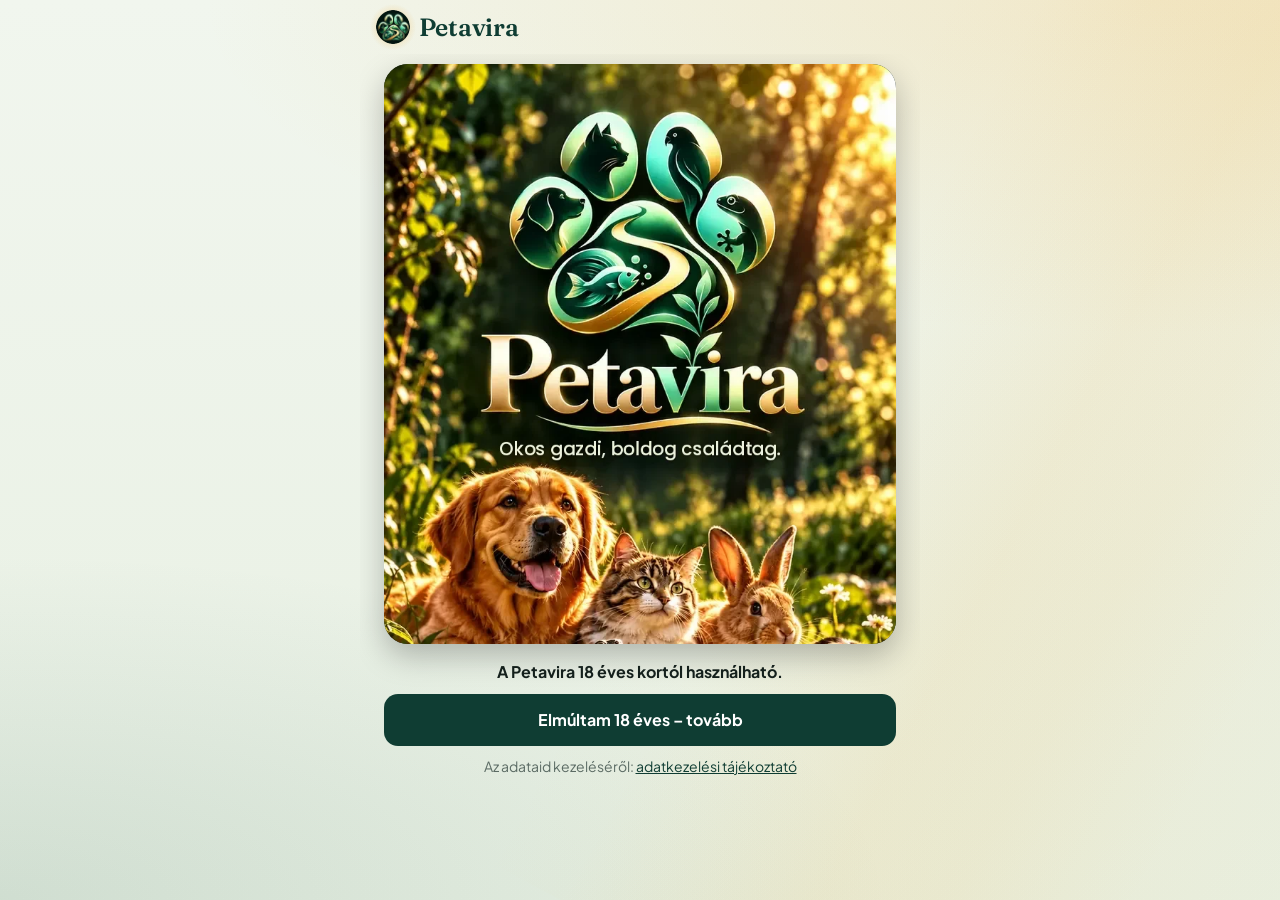
<file: index.html>
<!doctype html>
<html lang="hu">
<head>
<meta charset="utf-8">
<meta name="viewport" content="width=device-width, initial-scale=1, viewport-fit=cover">
<title>Petavira</title>
<meta name="robots" content="noindex, nofollow"><!-- nov. 23.: az app ne kerüljön a keresőbe (a weboldal lesz a nyilvános belépő) -->
<meta name="description" content="Kisállat életútkövető és tanácsadó: oltások, teendők, táplálkozás és nevelés az állatod korához igazítva.">
<meta name="theme-color" content="#F2F6F1">
<link rel="manifest" href="manifest.webmanifest">
<link rel="icon" type="image/png" sizes="192x192" href="icons/icon-192.png">
<link rel="apple-touch-icon" href="icons/apple-touch-icon.png">
<meta name="mobile-web-app-capable" content="yes">
<meta name="apple-mobile-web-app-capable" content="yes">
<meta name="apple-mobile-web-app-title" content="Petavira">
<meta name="apple-mobile-web-app-status-bar-style" content="default">
<link rel="preload" href="fonts/plusjakartasans-var.woff" as="font" type="font/woff" crossorigin>
<link rel="preload" href="fonts/fraunces-var.woff" as="font" type="font/woff" crossorigin>
<style>
/* betűtípusok saját tárhelyről (okt. 16.; D1 biztonsági kör): a google/fonts tárolóból, latin és közép-európai karakterekre szűkítve, változtatható vastagsággal; licenc: fonts/OFL-*.txt */
@font-face{font-family:Fraunces;src:url(fonts/fraunces-var.woff) format("woff");font-weight:500 700;font-style:normal;font-display:swap}
@font-face{font-family:"Plus Jakarta Sans";src:url(fonts/plusjakartasans-var.woff) format("woff");font-weight:400 700;font-style:normal;font-display:swap}
:root{
  /* Fenyő, Zúzmara, Papír, Tinta, Kavics, Sáfrány; --acc = a kiválasztott állat fajcsoportjának akcentszíne */
  --bg:#F2F6F1;--card:#FFFFFF;--glass:rgba(255,255,255,.62);--ink:#14201C;--muted:#5B6B64;--line:#DDE5DE;--soft:#E6ECE6;
  --brand:#0F3D33;--brand-ink:#FFFFFF;--ball:#F2B33D;--ball-ink:#14201C;
  --acc:#1F5A4C;--hero:var(--acc);--hero-ink:#FFFFFF;--hero-soft:rgba(255,255,255,.28);
  --alert:#B93661;--alert-ink:#FFFFFF;--alert-bg:#FBE8EE;--info:#2B6CA8;--info-bg:#E5EFF9;--tip:#6B4A00;--tip-bg:#FBEFD0;
  box-sizing:border-box;padding-top:env(safe-area-inset-top,0px);padding-bottom:env(safe-area-inset-bottom,0px);
}
@media (prefers-color-scheme:dark){:root:not([data-theme="light"]){
  --bg:#0E1714;--card:#17231F;--glass:rgba(23,35,31,.62);--ink:#E8EFEA;--muted:#9DB0A7;--line:#2A3A34;--soft:#1E2C27;
  --brand:#7FD1B5;--brand-ink:#0E1714;
  --alert:#F28BAB;--alert-ink:#2A0F19;--alert-bg:#3A1C28;--info:#8DBDEB;--info-bg:#1A2E42;--tip:#F2B33D;--tip-bg:#2A2412;
}}
:root[data-theme="dark"]{
  --bg:#0E1714;--card:#17231F;--glass:rgba(23,35,31,.62);--ink:#E8EFEA;--muted:#9DB0A7;--line:#2A3A34;--soft:#1E2C27;
  --brand:#7FD1B5;--brand-ink:#0E1714;
  --alert:#F28BAB;--alert-ink:#2A0F19;--alert-bg:#3A1C28;--info:#8DBDEB;--info-bg:#1A2E42;--tip:#F2B33D;--tip-bg:#2A2412;
}
*{box-sizing:border-box}
[hidden]{display:none!important}
html,body{height:100%}
html{scroll-padding-top:env(safe-area-inset-top,0px);-webkit-text-size-adjust:100%}
body{margin:0;background:var(--bg);color:var(--ink);font:16px/1.5 "Plus Jakarta Sans",system-ui,-apple-system,"Segoe UI",Roboto,sans-serif;-webkit-tap-highlight-color:transparent}
h1,h2,h3,.brand{font-family:Fraunces,Georgia,serif;font-weight:600;line-height:1.15;margin:0;letter-spacing:-.005em}
h1{font-size:27px}h2{font-size:20px;margin:26px 0 10px}
p{margin:0 0 10px}
button,input,select,textarea{font:inherit;color:inherit}
button{cursor:pointer}
:focus-visible{outline:3px solid var(--brand);outline-offset:2px}
#app{height:100%;max-width:560px;margin:0 auto;display:flex;flex-direction:column;padding-bottom:64px}
.top{display:flex;align-items:center;justify-content:space-between;gap:12px;padding:10px 16px}
.brand{font-size:25px;color:var(--brand)}
.topr{display:flex;align-items:center;justify-content:flex-end;gap:8px;flex:1;min-width:0}
.gear{flex:none;width:44px;height:44px;border-radius:50%;border:1.5px solid var(--line);background:var(--card);color:var(--brand);display:grid;place-items:center;padding:0}
.gear[aria-pressed=true]{background:var(--brand);border-color:var(--brand);color:var(--brand-ink)}
.ic{width:1.3em;height:1.3em;flex:none;fill:none;stroke:currentColor;stroke-width:1.75;stroke-linecap:round;stroke-linejoin:round;vertical-align:-.25em}
.pill{display:flex;align-items:center;gap:8px;min-height:44px;min-width:0;max-width:calc(100% - 52px);padding:4px 14px 4px 4px;border-radius:999px;border:1.5px solid var(--line);background:var(--card);font-weight:600}
.pill b{overflow:hidden;text-overflow:ellipsis;white-space:nowrap}
#view{flex:1;overflow-y:auto;padding:6px 16px 88px}
#view.chatmode{overflow:hidden;display:flex;flex-direction:column;padding:0}
.tabs{position:fixed;left:0;right:0;bottom:0;z-index:5;background:var(--card);border-top:1px solid var(--line);padding-bottom:env(safe-area-inset-bottom,0px)}
.tabs>div{max-width:560px;margin:0 auto;display:flex;height:64px}
.age-gate .tabs,.age-gate .fab,.age-gate .topr{display:none}.age-gate #app{padding-bottom:0}.age-gate #view{padding-bottom:24px}
.tab{flex:1;border:0;background:none;display:flex;flex-direction:column;align-items:center;justify-content:center;gap:2px;font-size:12px;font-weight:600;color:var(--muted)}
.tab i{display:grid;place-items:center;width:48px;height:30px;border-radius:15px}
.tab svg{width:24px;height:24px;fill:none;stroke:currentColor;stroke-width:1.75;stroke-linecap:round;stroke-linejoin:round}
.tab[aria-current=page]{color:var(--brand);font-weight:700}
.tab[aria-current=page] svg{stroke-width:2.1}
/* kiemelt középső gomb: Tanácsadó */
.tab.mid{color:var(--ink);justify-content:flex-end;padding-bottom:6px}
.tab.mid i{width:54px;height:54px;border-radius:50%;margin-top:-26px;background:var(--ball);color:var(--ball-ink);box-shadow:0 0 0 5px var(--card)}
.tab.mid svg{width:26px;height:26px}
.tab.mid[aria-current=page] i{background:var(--brand);color:var(--brand-ink)}
.ava{flex:none;width:36px;height:36px;border-radius:50%;object-fit:cover;background:var(--soft);color:var(--brand);display:grid;place-items:center}
.ava svg{width:58%;height:58%;fill:none;stroke:currentColor;stroke-width:1.75;stroke-linecap:round;stroke-linejoin:round}
.ava.big{width:72px;height:72px;border:3px solid var(--hero-soft)}
.hero span.ava{background:rgba(255,255,255,.18);color:#fff}
.btn{display:inline-flex;align-items:center;justify-content:center;gap:8px;width:100%;min-height:52px;padding:0 20px;border:0;border-radius:14px;background:var(--brand);color:var(--brand-ink);font-weight:700}
.btn.ghost{background:transparent;border:1.5px solid var(--line);color:var(--ink)}
.btn.danger{background:var(--alert);color:var(--alert-ink)}
.btn.small{width:auto;min-height:44px;padding:0 16px;border-radius:12px;flex:none}
.btn.text{width:auto;min-height:44px;padding:0 8px;background:none;color:var(--brand);font-weight:600}
.btn:disabled{opacity:.5}
.row{display:flex;gap:10px;align-items:center}
.sub,.hint{color:var(--muted);font-size:14px}
.card{background:var(--glass);border:1px solid var(--line);border-radius:20px;padding:16px}
/* hős kártya az életút-sávval */
.hero{background:radial-gradient(120% 90% at 100% 0%,rgba(242,179,61,.22),rgba(242,179,61,0) 55%),linear-gradient(160deg,rgba(22,82,68,.86),rgba(11,44,36,.88));color:var(--hero-ink);border-radius:24px;padding:18px 18px 16px;box-shadow:inset 4px 0 0 var(--acc),0 10px 26px rgba(4,20,15,.25)}
.hero .who{display:flex;gap:14px;align-items:center}
.hero h1{font-size:28px}
.hero .meta{font-size:15px}
.hero .edit{margin-left:auto;align-self:flex-start;flex:none;width:44px;height:44px;border-radius:12px;border:1.5px solid var(--hero-soft);background:none;color:inherit;display:grid;place-items:center;padding:0}
.trail{margin:22px 0 8px}
.trail-bar{position:relative;display:flex;gap:6px;height:10px}
.seg{flex:1;border-radius:5px;background:var(--hero-soft)}
.seg.past{background:rgba(255,255,255,.62)}
.seg.cur{background:linear-gradient(to right,#fff var(--f),var(--hero-soft) var(--f))}
.ballmark{position:absolute;top:50%;width:22px;height:22px;transform:translate(-50%,-50%)}
.ballmark svg{display:block;width:100%;height:100%}
.trail-lab{display:flex;gap:6px;margin-top:10px;font-size:13px}
.trail-lab span{flex:1}
.trail-lab .on{font-weight:700}
.hero .next{font-size:14px;margin:12px 0 0}
.banner{display:flex;gap:12px;align-items:center;background:var(--ball);color:var(--ball-ink);border-radius:18px;padding:14px 16px;margin-bottom:14px;font-weight:600}
.banner .btn{background:var(--ball-ink);color:var(--ball)}
/* teendők */
.tasks{list-style:none;margin:0;padding:0;background:var(--glass);border:1px solid var(--line);border-radius:18px}
.tasks li{display:flex;gap:12px;align-items:center;padding:14px 16px}
.tasks li+li{border-top:1px solid var(--line)}
.tasks li>div,.tasks li>.plink{flex:1;min-width:0}
.plink{display:block;color:inherit;text-decoration:none}.plink b::after{content:"\00a0↗";font-weight:400;color:var(--muted)}
.pits{display:flex;flex-wrap:wrap;gap:8px;margin-top:8px}
.pit{display:inline-flex;align-items:center;min-height:40px;padding:4px 12px;border-radius:10px;border:1.5px solid var(--line);background:var(--bg);color:inherit;font-size:14px;font-weight:600;text-decoration:none}
.pit::after{content:"\00a0↗";font-weight:400;color:var(--muted)}
.pit.off{border-style:dashed;background:none;color:var(--muted);font-weight:500}.pit.off::after{content:""}
.blink{color:inherit;text-decoration:underline;text-decoration-color:var(--muted);text-underline-offset:3px}
.tasks b{display:block}
.when{display:block;font-size:14px;color:var(--muted)}
.late .when{color:var(--alert);font-weight:600}
.tag{display:inline-block;font-size:12px;font-weight:600;border-radius:6px;padding:1px 7px;margin:6px 6px 0 0;background:var(--tip-bg);color:var(--tip)}
.tag.must{background:var(--alert-bg);color:var(--alert)}
.tips{list-style:none;margin:0;padding:0}
.tips li{position:relative;padding:2px 0 2px 26px;margin-bottom:12px}
.tips li::before{content:"";position:absolute;left:4px;top:10px;width:9px;height:9px;border-radius:50%;background:var(--ball)}
.disc{display:block;color:var(--muted);font-size:13px;margin-top:6px}
.note{background:var(--info-bg);color:var(--info);border-radius:14px;padding:12px 14px;font-size:14px;margin:14px 0}
/* életút */
.tl{list-style:none;margin:18px 0 0;padding:0 0 0 30px;position:relative}
.tl::before{content:"";position:absolute;left:10px;top:6px;bottom:6px;border-left:2px dashed var(--muted);opacity:.45}
.tl>li{position:relative;margin-bottom:14px}
.tl>li.it::before{content:"";position:absolute;left:-27px;top:18px;width:16px;height:16px;border-radius:50%;background:var(--bg);border:2.5px solid var(--muted)}
.tl>li.done::before{background:var(--brand);border-color:var(--brand)}
.tl>li.now::before{border-color:var(--brand)}
.tl>li.late::before{border-color:var(--alert)}
.tl>li.own::before{background:var(--ink);border-color:var(--ink)}
.tl>li.wc{display:flex;justify-content:space-between;align-items:baseline;gap:10px;min-height:21px;margin-bottom:10px;font-size:14px;font-weight:600}
.tl>li.wc small{flex:none;font-weight:500;font-size:13px;color:var(--muted)}
.tl>li.wc::before{top:0}
.tl .card{padding:14px}
.tl .card b{display:block}
.tl .card p{font-size:14px;color:var(--muted);margin:6px 0 0}
.tl .acts{display:flex;gap:8px;align-items:center;margin-top:10px}
.tl .ok{color:var(--brand);font-weight:700;font-size:14px}
.tl>li.stage{font-family:Fraunces,Georgia,serif;font-weight:600;font-size:18px;padding:8px 0 2px}
.tl>li.stage small{display:block;font:500 13px "Plus Jakarta Sans",system-ui,sans-serif;color:var(--muted)}
.tl>li.stage::before{content:"";position:absolute;left:-25px;top:15px;width:12px;height:12px;background:var(--ink);transform:rotate(45deg)}
.tl>li.today{display:flex;align-items:center;gap:10px;font-weight:700}
.tl>li.today .ballmark{position:absolute;left:-19px;top:50%}
.tl>li.today::after{content:"";flex:1;border-top:2px solid var(--ink);opacity:.25}
/* chat */
.aimark{display:inline-block;margin:4px 0 0;padding:2px 9px;border-radius:999px;font-size:12px;font-weight:700;background:var(--tip-bg);color:var(--tip)}
.chat-head{display:flex;align-items:center;justify-content:space-between;gap:12px;padding:6px 16px 10px}
#msgs{flex:1;overflow-y:auto;padding:4px 16px 12px;display:flex;flex-direction:column;gap:12px}
.msg{max-width:88%;white-space:pre-wrap;overflow-wrap:anywhere}
.msg.u{align-self:flex-end;background:var(--brand);color:var(--brand-ink);border-radius:18px 18px 4px 18px;padding:10px 14px}
.msg.a .bubble{background:var(--card);border:1px solid var(--line);border-radius:18px 18px 18px 4px;padding:12px 14px}
.msg.e{align-self:center;background:var(--alert-bg);color:var(--alert);border-radius:12px;padding:10px 14px;font-size:14px;max-width:100%}
.sugs{display:flex;flex-direction:column;gap:8px;margin-top:8px}
.sugs button{text-align:left;min-height:48px;padding:10px 14px;border-radius:14px;border:1.5px solid var(--line);background:var(--card);font-weight:500}
.composer{display:flex;flex-wrap:wrap;gap:8px;align-items:flex-end;padding:10px 16px 12px;border-top:1px solid var(--line);background:var(--bg)}
.pwarn{flex-basis:100%;margin:0 0 -2px;font-size:12px;line-height:1.35;color:var(--muted)}
.pleft{flex-basis:100%;margin:0 0 -4px;font-size:13px;font-weight:700;color:var(--tip)}.pleft.none{color:var(--alert)}
.composer textarea{flex:1;resize:none;min-height:48px;max-height:120px;padding:11px 14px;line-height:1.4}
.send{flex:none;width:48px;height:48px;border-radius:50%;border:0;background:var(--brand);color:var(--brand-ink);font-size:20px;font-weight:700}
.note.warn{background:var(--alert-bg);color:var(--alert)}.note.fw{background:var(--tip-bg);color:var(--tip)}
.seg2{display:flex;gap:8px;overflow-x:auto;margin:14px -16px 0;padding:0 16px 6px;scrollbar-width:none}
.seg2::-webkit-scrollbar{display:none}
.seg2 button{flex:none;min-height:44px;padding:0 16px;border-radius:22px;border:1.5px solid var(--line);background:var(--card);font-weight:600}
.seg2 button[aria-pressed=true]{background:var(--brand);border-color:var(--brand);color:var(--brand-ink)}
.short{display:grid;grid-template-columns:1fr 1fr;gap:10px;margin-bottom:10px}
.num{font:600 30px/1.1 Fraunces,Georgia,serif}
.tv{display:flex;flex-wrap:wrap;gap:10px}.tv>div{flex:1 1 130px;min-width:0;background:var(--bg);border:1px solid var(--line);border-radius:14px;padding:12px}.tv .num{font-size:26px;margin:2px 0}
.tag.off{background:none;border:1px solid var(--alert);color:var(--alert);padding:0 6px}.tag.ok{background:var(--soft);color:var(--brand)}.tbad{color:var(--alert);font-weight:600}
.leg{display:flex;flex-wrap:wrap;gap:6px 16px;font-size:13px;color:var(--muted);margin-top:6px}.leg i{display:inline-block;width:22px;border-top:2.5px solid var(--brand);vertical-align:middle;margin-right:6px}.leg i.b{border-top:2.5px dashed var(--muted)}
.chart{display:block;width:100%;height:auto;margin-top:12px}
.bad{list-style:none;display:flex;flex-wrap:wrap;gap:8px;padding:0;margin:0}
.bad li{background:var(--alert-bg);color:var(--alert);border-radius:10px;padding:6px 10px;font-weight:600;font-size:14px}
.plan{display:grid;grid-template-columns:repeat(4,1fr);gap:8px;margin:10px 0}
.plan div{text-align:center;font-size:13px;color:var(--muted)}
.plan i{display:block;height:56px;border-radius:8px;margin-bottom:6px;background:linear-gradient(to top,var(--brand) var(--h),var(--soft) var(--h))}
.plan b{display:block;color:var(--ink);font-size:15px}
a.btn{text-decoration:none}
.btn[aria-disabled=true]{opacity:.5;pointer-events:none}
.back{margin-left:-8px}
.fab{position:fixed;z-index:6;right:max(16px,calc(50% - 264px));bottom:calc(76px + env(safe-area-inset-bottom,0px));min-height:52px;padding:0 18px;border-radius:26px;border:0;background:var(--brand);color:var(--brand-ink);font-weight:700;display:flex;align-items:center;gap:8px;box-shadow:0 6px 16px -6px rgba(8,22,18,.55)}
.sheet.chatsheet{display:flex;flex-direction:column;height:88%;padding:14px 0 0;overflow:hidden}
.chatsheet .composer{padding-bottom:calc(12px + env(safe-area-inset-bottom,0px))}
.aitext{white-space:pre-wrap;overflow-wrap:anywhere}
.tag.prem{background:var(--ball);color:var(--ball-ink)}
.srcs{margin:0 0 12px;padding-left:18px;font-size:14px}.srcs li{margin:6px 0}.srcs a{color:var(--info);word-break:break-word}
.guide{margin-bottom:8px}.guide p{margin:4px 0 0;font-size:15px;color:var(--muted)}
.acc{background:var(--glass);border:1px solid var(--line);border-radius:14px;padding:0 14px;margin-bottom:8px}
.acc summary{min-height:52px;display:flex;align-items:center;gap:10px;font-weight:600;cursor:pointer;list-style:none}
.acc summary::-webkit-details-marker{display:none}
.acc summary::after{content:"+";margin-left:auto;font-size:22px;color:var(--muted)}
.acc[open] summary::after{content:"–"}
.acc>p,.acc>.aitext{margin:0 0 10px}
.steps2{margin:0 0 10px;padding-left:22px}.steps2 li{margin-bottom:6px}
.acc .ok{color:var(--brand);font-weight:800}
/* űrlapok, lapok */
.f{display:block;margin:14px 0}
.f>span{display:block;font-weight:600;margin-bottom:6px}
input,select,textarea{width:100%;min-height:52px;border-radius:12px;border:1.5px solid var(--line);background:var(--card);padding:0 14px;font-size:16px}
textarea{padding:12px 14px}
.err{color:var(--alert);font-weight:600;font-size:14px;margin:8px 0}
.pwRow{display:flex;gap:8px;align-items:stretch}.pwRow input{flex:1;min-width:0}.pwRow .pwEye{flex:none;width:auto;margin:0;padding:0 14px;min-height:44px}
.capbox{margin:6px 0}.capbox:empty{display:none}
.ck{display:flex;gap:10px;align-items:flex-start;margin:14px 0 6px;font-size:14px;line-height:1.45;cursor:pointer}
.ck input{width:22px;height:22px;flex:none;margin:0;accent-color:var(--brand)}
.air summary .tag{margin:0 0 0 6px;vertical-align:1px}
.tag.av-no{background:var(--line);color:var(--muted)}
.imp a,.weblnk a{color:var(--brand)}.imp p{margin:0 0 6px}.imp p:last-child{margin:0}
.lnk{background:none;border:0;padding:0;font:inherit;color:var(--brand);text-decoration:underline;cursor:pointer}
/* „Válasz jelentése” (Google Play generatív AI-szabály, okt. 17.) */
.repl{display:inline-flex;align-items:center;min-height:44px;margin-top:2px;font-size:14px;color:var(--muted)}
.repbox{margin-top:8px;padding:12px;border:1.5px solid var(--line);border-radius:14px;background:var(--card)}
.repbox p{margin:0 0 8px;font-weight:600}.repbox .sub{font-weight:400;font-size:13px;margin:8px 0 0}
.repbox .reps{display:flex;flex-wrap:wrap;gap:8px}.repbox .reps button{min-height:44px;padding:8px 12px;border-radius:12px;border:1.5px solid var(--line);background:transparent;color:inherit;font:inherit;font-size:14px}
.repok{display:block;color:var(--muted);font-size:13px;margin-top:6px}
.priv h3,.priv h2{font-size:16px;margin:20px 0 6px}
/* akadálymentesség (okt. 17.): a forráslisták linkjei legalább 24 px magas érintési célok (WCAG 2.2 – 2.5.8) */
.srcs a{display:inline-block;padding:3px 0}
.priv p,.priv li{font-size:14px;line-height:1.5}
.priv ul{padding-left:18px;margin:6px 0}
.priv a{color:var(--brand);overflow-wrap:anywhere}
.chips{display:flex;flex-wrap:wrap;gap:8px}
/* fajválasztó képes kártyákkal */
.spgrid{display:grid;grid-template-columns:repeat(3,1fr);gap:8px}
.chip.spc{position:relative;overflow:hidden;flex-direction:column;align-items:stretch;justify-content:flex-end;gap:0;min-height:0;aspect-ratio:1;padding:0;border-radius:16px;background:var(--soft);color:#fff;text-align:left}
.chip.spc img{position:absolute;inset:0;width:100%;height:100%;object-fit:cover;transition:transform .6s ease}
.chip.spc::after{content:"";position:absolute;inset:0;background:linear-gradient(to top,rgba(5,15,11,.88),rgba(5,15,11,.35) 45%,rgba(5,15,11,0) 70%);pointer-events:none}
.chip.spc span{position:relative;z-index:1;padding:6px 7px;font-size:12.5px;line-height:1.2;overflow-wrap:break-word;hyphens:auto;text-shadow:0 1px 3px rgba(0,0,0,.7)}
.chip.spc[aria-pressed=true]{background:var(--soft);border-color:var(--ball);color:#fff}
.chip.spc[aria-pressed=true] img{transform:scale(1.06)}
.chips label{position:relative}
.chips input{position:absolute;opacity:0;inset:0;min-height:0}
.chips span,.chip{display:flex;align-items:center;gap:6px;min-height:48px;padding:0 16px;border-radius:12px;border:1.5px solid var(--line);background:var(--card);font-weight:600}
.chips input:checked+span,.chip[aria-pressed=true]{background:var(--brand);border-color:var(--brand);color:var(--brand-ink)}
.chips input:focus-visible+span{outline:3px solid var(--brand);outline-offset:2px}
.tiles{display:grid;grid-template-columns:1fr 1fr 1fr;gap:10px}
/* állatcsempék képpel (okt. 15.): a kép háttér, alul sötét átmenet a név olvashatóságáért; kijelölve a kép lassan ránagyít */
.tile{position:relative;overflow:hidden;aspect-ratio:1;min-height:0;padding:8px;border-radius:18px;border:1.5px solid var(--line);background:var(--soft);color:#fff;font-weight:700;display:flex;flex-direction:column;align-items:flex-start;justify-content:flex-end;gap:4px;text-align:left}
.tile .tpic{position:absolute;inset:0;width:100%;height:100%;object-fit:cover;transition:transform .6s ease}
.tile::after{content:"";position:absolute;inset:0;background:linear-gradient(to top,rgba(5,15,11,.85),rgba(5,15,11,.4) 42%,rgba(5,15,11,0) 68%);pointer-events:none}
.tile .tn{position:relative;z-index:1;font-size:15px;line-height:1.2;overflow-wrap:anywhere;text-shadow:0 1px 3px rgba(0,0,0,.7)}
.tile[aria-pressed=true]{border-color:var(--ball)}
.tile[aria-pressed=true] .tpic{transform:scale(1.06)}
.steps{display:flex;gap:6px;margin:4px 0 16px}
.steps i{flex:1;height:6px;border-radius:3px;background:var(--soft)}
.steps i.on{background:var(--brand)}
.three{display:grid;grid-template-columns:1fr 1fr 1fr;gap:8px}
.agef{display:flex;flex-direction:column;gap:4px}.agef small{font-size:13px;color:var(--muted,inherit);line-height:1.2}
#sheet{position:fixed;inset:0;z-index:20;background:rgba(8,22,18,.55);display:flex;align-items:flex-end;justify-content:center}
.sheet{background:var(--bg);width:100%;max-width:560px;max-height:92%;overflow-y:auto;border-radius:22px 22px 0 0;padding:20px 16px calc(20px + env(safe-area-inset-bottom,0px));animation:up .2s ease-out}
.sheet h2{margin-top:0;font-size:22px}
.sheet .btn+.btn{margin-top:10px}
@keyframes up{from{transform:translateY(24px);opacity:0}}
@media (prefers-reduced-motion:reduce){.sheet{animation:none}}
#toast{position:fixed;left:50%;bottom:calc(142px + env(safe-area-inset-bottom,0px));transform:translateX(-50%);z-index:30;background:var(--ink);color:var(--bg);padding:10px 16px;border-radius:12px;font-weight:600;max-width:90%;text-align:center}
.list{list-style:none;margin:0;padding:0}
.list li{display:flex;gap:12px;align-items:center;padding:10px 0}
.list li+li{border-top:1px solid var(--line)}
.list .grow{flex:1;min-width:0;text-align:left;background:none;border:0;padding:0;min-height:48px}
.empty{text-align:center;padding:36px 8px}
.empty .big{width:88px;height:88px;margin:0 auto;border-radius:50%;background:var(--brand);color:var(--brand-ink);display:grid;place-items:center;font-size:36px}
.empty h1{margin:14px 0 8px;font-size:30px}
.empty.start{padding-top:4px}
.startpic{display:block;width:100%;height:auto;max-height:calc(100vh - 320px);max-height:calc(100dvh - 320px);min-height:300px;object-fit:cover;object-position:center top;border-radius:24px;margin:0 auto 16px;box-shadow:0 12px 30px rgba(0,0,0,.25);background:#0A1A14}
.sr-only{position:absolute;width:1px;height:1px;padding:0;margin:-1px;overflow:hidden;clip:rect(0 0 0 0);white-space:nowrap;border:0}
/* Gondozás lap */
.hub{display:flex;flex-direction:column;gap:10px;margin-top:16px}
.hub button{display:flex;align-items:center;gap:14px;min-height:76px;padding:12px 16px;border-radius:20px;border:1px solid var(--line);background:var(--glass);text-align:left}
.hub i{flex:none;display:grid;place-items:center;width:46px;height:46px;border-radius:14px;background:var(--soft);color:var(--brand);font-size:19px;font-style:normal}
.hub b{display:block}
.hub small{display:block;font-size:14px;color:var(--muted)}
/* ===== Animációk (okt. 15.): háttér, mancs-jel, kijelölés, életút =====
   Csak transform és opacity mozog (a GPU dolgozik); az egyszeri felfutások csak az első megjelenéskor (#view.fx-in).
   Ha az app háttérbe kerül, a háttér-animáció szünetel (.fx-off); csökkentett mozgásnál nincs animáció. */
:root{--fxLeaf:rgba(31,90,76,.14);--fxPet:rgba(15,61,51,.2);--fxGold:rgba(214,150,30,.6);--fxRay:rgba(242,179,61,.16);
  --fxBase:radial-gradient(120% 60% at 90% 0%,rgba(242,179,61,.20),rgba(242,179,61,0) 62%),radial-gradient(100% 55% at 0% 100%,rgba(31,90,76,.12),rgba(31,90,76,0) 70%),linear-gradient(180deg,#F1F6EE,#E8F0E3)}
@media (prefers-color-scheme:dark){:root:not([data-theme="light"]){--fxLeaf:rgba(127,209,181,.10);--fxPet:rgba(127,209,181,.2);--fxGold:rgba(242,179,61,.75);--fxRay:rgba(242,179,61,.075);--fxBase:radial-gradient(120% 60% at 90% 0%,rgba(242,179,61,.07),rgba(242,179,61,0) 60%),linear-gradient(180deg,#0E1714,#0A1A14)}}
:root[data-theme="dark"]{--fxLeaf:rgba(127,209,181,.10);--fxPet:rgba(127,209,181,.2);--fxGold:rgba(242,179,61,.75);--fxRay:rgba(242,179,61,.075);--fxBase:radial-gradient(120% 60% at 90% 0%,rgba(242,179,61,.07),rgba(242,179,61,0) 60%),linear-gradient(180deg,#0E1714,#0A1A14)}
#bgfx{position:fixed;inset:0;z-index:0;pointer-events:none;overflow:hidden;background:var(--fxBase)}
#app{position:relative;z-index:1}
#bgfx .ray{position:absolute;top:-30%;right:-35%;width:75%;height:160%;background:linear-gradient(90deg,transparent,var(--fxRay) 45%,transparent);transform:rotate(28deg);opacity:.5;animation:fxRay 16s ease-in-out infinite alternate}
#bgfx .ray.r2{right:-5%;width:40%;animation-duration:22s;animation-delay:-8s}
/* sétáló állatfigurák (okt. 16.): a 9 csoport sziluettje, egyszerre 1–2 halad át lassan a képernyőn, váltakozó magasságban és irányban */
#bgfx .pet{position:absolute;left:0;top:var(--y);width:58px;height:36px;color:var(--fxPet);fill:currentColor;opacity:0;will-change:transform,opacity;animation:fxPet 126s linear var(--dl) infinite}
#bgfx .pet svg{display:block;width:100%;height:100%;overflow:visible}
#bgfx .pet.rev{animation-name:fxPetR}
#bgfx .pet.rev>svg>*{transform:scaleX(-1);transform-origin:32px 20px}
#bgfx .walk{animation:fxStep .7s ease-in-out infinite alternate}
#bgfx .fly{animation:fxFly 1.6s ease-in-out infinite alternate}
#bgfx .wig{animation:fxWig 1.4s ease-in-out infinite alternate}
#bgfx .hop{animation:fxHop 1.8s ease-in-out infinite}
#bgfx .swim{animation:fxSwim 2.4s ease-in-out infinite alternate}
#bgfx .pt{position:absolute;left:var(--x);bottom:var(--y);width:var(--z);height:var(--z);border-radius:50%;background:var(--fxGold);opacity:0;will-change:transform,opacity;animation:fxDust var(--d) linear var(--dl) infinite}
@keyframes fxRay{from{opacity:.35}to{opacity:1}}
@keyframes fxPet{0%{transform:translate3d(-80px,0,0);opacity:0}1%{opacity:1}21%{opacity:1}22%{transform:translate3d(calc(100vw + 80px),0,0);opacity:0}100%{transform:translate3d(calc(100vw + 80px),0,0);opacity:0}}
@keyframes fxPetR{0%{transform:translate3d(calc(100vw + 80px),0,0);opacity:0}1%{opacity:1}21%{opacity:1}22%{transform:translate3d(-80px,0,0);opacity:0}100%{transform:translate3d(-80px,0,0);opacity:0}}
@keyframes fxStep{from{transform:translateY(0)}to{transform:translateY(-1.5px)}}
@keyframes fxFly{from{transform:translateY(0) rotate(-2deg)}to{transform:translateY(-10px) rotate(2deg)}}
@keyframes fxWig{from{transform:scaleY(1)}to{transform:scaleY(.8)}}
@keyframes fxHop{0%,55%,100%{transform:translateY(0)}75%{transform:translateY(-14px)}}
@keyframes fxSwim{from{transform:translateY(0) rotate(-3deg)}to{transform:translateY(6px) rotate(3deg)}}
@keyframes fxDust{0%{transform:translate3d(0,0,0);opacity:0}15%{opacity:1}85%{opacity:.8}100%{transform:translate3d(14px,-160px,0);opacity:0}}
.fx-off #bgfx *,.fx-off .tl>li.stage:first-child::after,.fx-off .paw::before,.fx-off .trail-bar .ballmark::before{animation-play-state:paused}
/* mancs-jel a fejlécben, lélegző arany fénnyel */
.brand{display:flex;align-items:center;gap:9px}
.paw{position:relative;flex:none;width:34px;height:34px}
.paw img{position:relative;display:block;width:100%;height:100%;border-radius:50%}
.paw::before{content:"";position:absolute;inset:-7px;border-radius:50%;background:radial-gradient(circle,rgba(242,179,61,.55),rgba(242,179,61,0) 68%);animation:fxBreathe 4.5s ease-in-out infinite}
@keyframes fxBreathe{0%,100%{opacity:.3;transform:scale(.88)}50%{opacity:.85;transform:scale(1.06)}}
/* kiválasztott állatcsempe és faj: finom nagyítás és arany fény */
.tile,.chip[data-act=wzSpecies]{transition:transform .25s ease,box-shadow .25s ease}
.tile:active,.chip[data-act=wzSpecies]:active{transform:scale(.97)}
.tile[aria-pressed=true]{transform:scale(1.03);box-shadow:0 0 0 2px var(--ball),0 8px 22px rgba(242,179,61,.28)}
.chip[data-act=wzSpecies][aria-pressed=true]{box-shadow:0 0 0 2px rgba(242,179,61,.8),0 4px 14px rgba(242,179,61,.22)}
.tile.pop,.chip.pop{animation:fxPop .32s ease-out}
@keyframes fxPop{from{transform:scale(.96);box-shadow:0 0 0 0 rgba(242,179,61,0)}}
/* életút: a szakaszsáv aranyló felfutása és a „Ma” pont fénye; az idővonalon arany vonal a születéstől máig */
@property --fa{syntax:'<percentage>';inherits:false;initial-value:0%}
.seg{position:relative;overflow:hidden}
.seg.cur{--fa:var(--f);background:linear-gradient(to right,var(--ball) var(--fa),var(--hero-soft) var(--fa))}
#view.fx-in .seg.cur{animation:fxFill .9s cubic-bezier(.2,.7,.2,1) .1s both}
@keyframes fxFill{from{--fa:0%}}
#view.fx-in .seg.cur::after{content:"";position:absolute;top:0;bottom:0;left:0;width:var(--f);background:linear-gradient(90deg,transparent 30%,rgba(242,179,61,.95) 50%,transparent 70%) 0 0/300% 100% no-repeat;opacity:0;animation:fxGlint 1.3s ease-out .55s both}
@keyframes fxGlint{0%{opacity:0;background-position:100% 0}25%{opacity:1}100%{opacity:0;background-position:0 0}}
.ballmark svg{position:relative}
.trail-bar .ballmark::before{content:"";position:absolute;inset:-8px;border-radius:50%;background:radial-gradient(circle,rgba(242,179,61,.6),rgba(242,179,61,0) 68%);animation:fxBreathe 3.6s ease-in-out infinite}
#view.fx-in .trail-bar .ballmark{animation:fxBall .5s cubic-bezier(.3,1.6,.5,1) .8s both}
@keyframes fxBall{from{transform:translate(-50%,-50%) scale(0)}}
.tl>li{z-index:1}
.tl::after{content:"";position:absolute;left:10px;top:6px;height:var(--tlh,0px);border-left:2px solid var(--ball);opacity:.9;transform-origin:top;pointer-events:none}
#view.fx-in .tl::after{animation:fxGrow 1.2s cubic-bezier(.2,.7,.2,1) .1s both}
.tl>li.stage:first-child::after{content:"";position:absolute;left:-25px;top:0;width:12px;height:12px;border-radius:50%;background:#FFE7A8;box-shadow:0 0 6px 3px rgba(242,179,61,.85),0 0 16px 6px rgba(242,179,61,.35);opacity:0;pointer-events:none;will-change:transform,opacity;animation:fxTravel 9s ease-in-out 1.4s infinite}
@keyframes fxTravel{0%{transform:translateY(0);opacity:0}6%{opacity:1}60%{transform:translateY(var(--tlh,0px));opacity:1}68%,100%{transform:translateY(var(--tlh,0px));opacity:0}}
@keyframes fxGrow{from{transform:scaleY(0)}}
@media (prefers-reduced-motion:reduce){
  #bgfx *,.paw::before,.trail-bar .ballmark::before,.tl>li.stage:first-child::after,#view.fx-in .seg.cur,#view.fx-in .trail-bar .ballmark,#view.fx-in .tl::after,.tile.pop,.chip.pop{animation:none!important}
  #view.fx-in .seg.cur::after{display:none}
  .tile,.tile .tpic,.chip[data-act=wzSpecies],.chip.spc img{transition:none}
  .tl>li.stage:first-child::after{display:none}
  #bgfx .pt{opacity:.5}
}
/* okt. 28.: Állatorvosi összesítő – csak nyomtatáskor látszik, mindig világos (A4) */
#print{display:none}
@media print{
@page{size:A4;margin:14mm 12mm}
html,body{background:#fff!important;margin:0!important;padding:0!important}
body>*:not(#print){display:none!important}
#print{display:block!important;color-scheme:light;color:#14201C;background:#fff;font:10pt/1.45 "Plus Jakarta Sans",system-ui,sans-serif;--line:#DDE5DE;--brand:#0F3D33;--card:#FFFFFF;--muted:#5B6B64;--ink:#14201C;-webkit-print-color-adjust:exact;print-color-adjust:exact}
#print .ph{display:flex;align-items:center;gap:12px;border-bottom:2px solid #0F3D33;padding-bottom:8px;margin-bottom:6px}
#print h1{font:600 19pt/1.1 Fraunces,Georgia,serif;margin:0;color:#0F3D33}
#print h2{font:600 12.5pt/1.2 Fraunces,Georgia,serif;margin:16px 0 6px;color:#0F3D33;break-after:avoid}
#print h3{font-size:10pt;margin:10px 0 4px;break-after:avoid}
#print .pm,#print .pe{color:#5B6B64;font-size:9pt;margin:3px 0}
#print table{width:100%;border-collapse:collapse;font-size:9.5pt}
#print th,#print td{border-bottom:1px solid #DDE5DE;padding:4px 6px;text-align:left;vertical-align:top}
#print th{color:#5B6B64;font-weight:600;font-size:8.5pt}
#print tr{break-inside:avoid}
#print .kv td:first-child{width:32%;color:#5B6B64}
#print .chart{max-width:120mm;margin:4px 0 8px}
#print .bad{color:#B93661;font-weight:600}
#print .pq{white-space:pre-wrap;border:1px solid #DDE5DE;border-radius:6px;padding:8px 10px}
#print .lost{text-align:center}
#print .lh{font:800 30pt/1.1 "Plus Jakarta Sans",sans-serif;color:#B93661;letter-spacing:.5px;margin:0 0 10px}
#print .li{display:block;margin:0 auto 10px;max-width:120mm;max-height:105mm;object-fit:cover;border-radius:10px}
#print .ln{font:700 26pt/1.1 Fraunces,Georgia,serif;color:#14201C}
#print .lf{font-size:12pt;color:#5B6B64;margin:4px 0 8px}
#print .lm{font-size:12pt;margin:4px 0}
#print .lr{font-size:13pt;font-weight:700;color:#0F3D33;margin:8px 0}
#print .lc{font-size:14pt;margin:10px 0 0;border:2px solid #0F3D33;border-radius:10px;padding:8px}
#print .lc b{font-size:24pt}
#print .ltr{display:flex;margin-top:10mm;border-top:1px dashed #5B6B64}
#print .lt{flex:1;border-left:1px dashed #5B6B64;writing-mode:vertical-rl;transform:rotate(180deg);font-size:10pt;padding:6px 2px;height:34mm;text-align:left}
#print .lt:first-child{border-left:0}
#print .pf{margin-top:18px;border-top:1px solid #DDE5DE;padding-top:6px;color:#5B6B64;font-size:8.5pt}
}
</style>
</head>
<body>
<div id="bgfx" aria-hidden="true"><i class="ray"></i><i class="ray r2"></i><i class="pet p-kutya" style="--y:70%;--dl:-0s"><svg class="walk" viewBox="0 0 64 40"><ellipse cx="30" cy="20" rx="17" ry="8"/><circle cx="49" cy="13" r="7"/><path d="M52 8l5-6 1 8z"/><rect x="16" y="24" width="4" height="13" rx="2"/><rect x="24" y="25" width="4" height="12" rx="2"/><rect x="36" y="25" width="4" height="12" rx="2"/><rect x="43" y="24" width="4" height="13" rx="2"/><path d="M14 17q-8-2-10-10" stroke="currentColor" stroke-width="3" fill="none" stroke-linecap="round"/></svg></i><i class="pet p-hal rev" style="--y:22%;--dl:-14s"><svg class="swim" viewBox="0 0 64 40"><ellipse cx="34" cy="20" rx="17" ry="9"/><path d="M18 20L4 10v20z"/><path d="M32 11l8-7 2 8z"/></svg></i><i class="pet p-teknos" style="--y:48%;--dl:-28s"><svg class="walk" viewBox="0 0 64 40"><path d="M12 26q0-18 20-18t20 18z"/><ellipse cx="56" cy="23" rx="6" ry="4"/><rect x="16" y="25" width="6" height="8" rx="3"/><rect x="40" y="25" width="6" height="8" rx="3"/><path d="M12 25l-5 2 5 1z"/></svg></i><i class="pet p-papagaj rev" style="--y:14%;--dl:-42s"><svg class="fly" viewBox="0 0 64 40"><ellipse cx="32" cy="20" rx="13" ry="7"/><circle cx="46" cy="15" r="6"/><path d="M51 14l6 2-6 3z"/><path d="M20 20L2 26l18-1z"/><path d="M30 18q-6-14 6-16q2 10-6 16z"/></svg></i><i class="pet p-gekko" style="--y:84%;--dl:-56s"><svg class="walk" viewBox="0 0 64 40"><ellipse cx="32" cy="22" rx="14" ry="5"/><ellipse cx="49" cy="21" rx="6" ry="4"/><path d="M18 22q-10 1-16-5" stroke="currentColor" stroke-width="4" fill="none" stroke-linecap="round"/><path d="M24 22l-5 9M24 22l-6-8M40 22l5 9M40 22l6-8" stroke="currentColor" stroke-width="3" fill="none" stroke-linecap="round"/></svg></i><i class="pet p-kigyo rev" style="--y:36%;--dl:-70s"><svg class="wig" viewBox="0 0 64 40"><path d="M2 26q8-12 16 0t16 0t16 0" stroke="currentColor" stroke-width="5" fill="none" stroke-linecap="round"/><ellipse cx="53" cy="25" rx="7" ry="4.5"/></svg></i><i class="pet p-beka" style="--y:60%;--dl:-84s"><svg class="hop" viewBox="0 0 64 40"><ellipse cx="30" cy="24" rx="14" ry="9"/><circle cx="36" cy="14" r="4.5"/><circle cx="26" cy="14" r="4.5"/><path d="M18 28q-12 2-12 8h14zM42 28q12 2 12 8H40z"/></svg></i><i class="pet p-pok rev" style="--y:28%;--dl:-98s"><svg class="walk" viewBox="0 0 64 40"><circle cx="34" cy="22" r="8"/><circle cx="46" cy="21" r="5"/><path d="M30 20l-12-10-6 6M30 22l-14-4-8 8M32 25l-12 4-6 8M36 26l-6 8-2 6M42 19l8-10 6 4M42 22l12-4 6 6M44 25l10 4 4 8M42 26l4 8 6 4" stroke="currentColor" stroke-width="2.2" fill="none" stroke-linecap="round" stroke-linejoin="round"/></svg></i><i class="pet p-csiga rev" style="--y:78%;--dl:-112s"><svg class="walk" viewBox="0 0 64 40"><circle cx="30" cy="18" r="11"/><path d="M8 30h44q6 0 8-6l-4-2q-2 4-8 4H8z"/><path d="M54 24l2-10M58 24l4-9" stroke="currentColor" stroke-width="2" fill="none" stroke-linecap="round"/></svg></i><b class="pt" style="--x:2.9%;--y:8%;--z:2px;--d:12s;--dl:-17s"></b><b class="pt" style="--x:9.6%;--y:24%;--z:3px;--d:11s;--dl:-2s"></b><b class="pt" style="--x:19.6%;--y:5%;--z:2px;--d:19s;--dl:-13s"></b><b class="pt" style="--x:25.4%;--y:23%;--z:3px;--d:11s;--dl:-18s"></b><b class="pt" style="--x:36.5%;--y:4%;--z:3px;--d:11s;--dl:-17s"></b><b class="pt" style="--x:46.2%;--y:13%;--z:3px;--d:19s;--dl:-3s"></b><b class="pt" style="--x:52.4%;--y:23%;--z:3px;--d:12s;--dl:-18s"></b><b class="pt" style="--x:60.4%;--y:9%;--z:2px;--d:19s;--dl:-2s"></b><b class="pt" style="--x:68.4%;--y:26%;--z:4px;--d:19s;--dl:-13s"></b><b class="pt" style="--x:77.7%;--y:20%;--z:4px;--d:16s;--dl:-9s"></b><b class="pt" style="--x:82.5%;--y:9%;--z:3px;--d:12s;--dl:-18s"></b><b class="pt" style="--x:90.8%;--y:21%;--z:3px;--d:18s;--dl:-9s"></b></div>
<div id="app">
  <header class="top">
    <div class="brand"><span class="paw" aria-hidden="true"><img src="img/paw-144.webp" alt="" width="34" height="34"></span>Petavira</div>
    <div class="topr"><button class="pill" id="petPill" data-act="pets" hidden></button><button class="gear" id="gear" data-act="tab" data-tab="more" aria-label="Beállítások, fiók, állataim"><svg class="ic" viewBox="0 0 24 24" aria-hidden="true" style="font-size:17px"><path d="M4 7h9M19 7h1M4 17h1M11 17h9"/><circle cx="16" cy="7" r="2.6"/><circle cx="8" cy="17" r="2.6"/></svg></button></div>
  </header>
  <main id="view"></main>
</div>
<nav class="tabs" aria-label="Fő navigáció"><div>
  <button class="tab" data-act="tab" data-tab="home"><i><svg viewBox="0 0 24 24"><path d="M3 11l9-8 9 8v9a1 1 0 0 1-1 1h-5v-6H9v6H4a1 1 0 0 1-1-1z"/></svg></i>Főoldal</button>
  <button class="tab" data-act="tab" data-tab="path"><i><svg viewBox="0 0 24 24"><circle cx="6" cy="19" r="2"/><circle cx="18" cy="5" r="2"/><path d="M8 19h7a3 3 0 0 0 0-6H9a3 3 0 0 1 0-6h7"/></svg></i>Életút</button>
  <button class="tab mid" data-act="tab" data-tab="ai"><i><svg viewBox="0 0 24 24"><path d="M4 5h16v11H9l-5 4z"/></svg></i>Tanácsadó</button>
  <button class="tab" data-act="tab" data-tab="hub"><i><svg viewBox="0 0 24 24"><path d="M3 11h18a9 9 0 0 1-18 0z"/><path d="M9 7c0-1 1-1 1-2M14 7c0-1 1-1 1-2"/></svg></i>Gondozás</button>
  <button class="tab" data-act="tab" data-tab="health"><i><svg viewBox="0 0 24 24"><path d="M12 20s-7-4.4-7-10a4 4 0 0 1 7-2.5A4 4 0 0 1 19 10c0 5.6-7 10-7 10z"/></svg></i>Egészség</button>
</div></nav>
<button class="fab" id="fab" data-act="ask" hidden><svg class="ic" viewBox="0 0 24 24" aria-hidden="true"><path d="M4 5h16v11H9l-5 4z"/></svg>Kérdezz</button>
<div id="sheet" hidden></div>
<div id="toast" role="status" hidden></div>

<script src="app.js?v=petlife-v77"></script><!-- D kör (K3): a verzió = sw.js V; a kettőt együtt léptesd (a projekt kliens-tesztje ellenőrzi; a tárolóba az M1-gyel kerül) -->
</body>
</html>
</file>
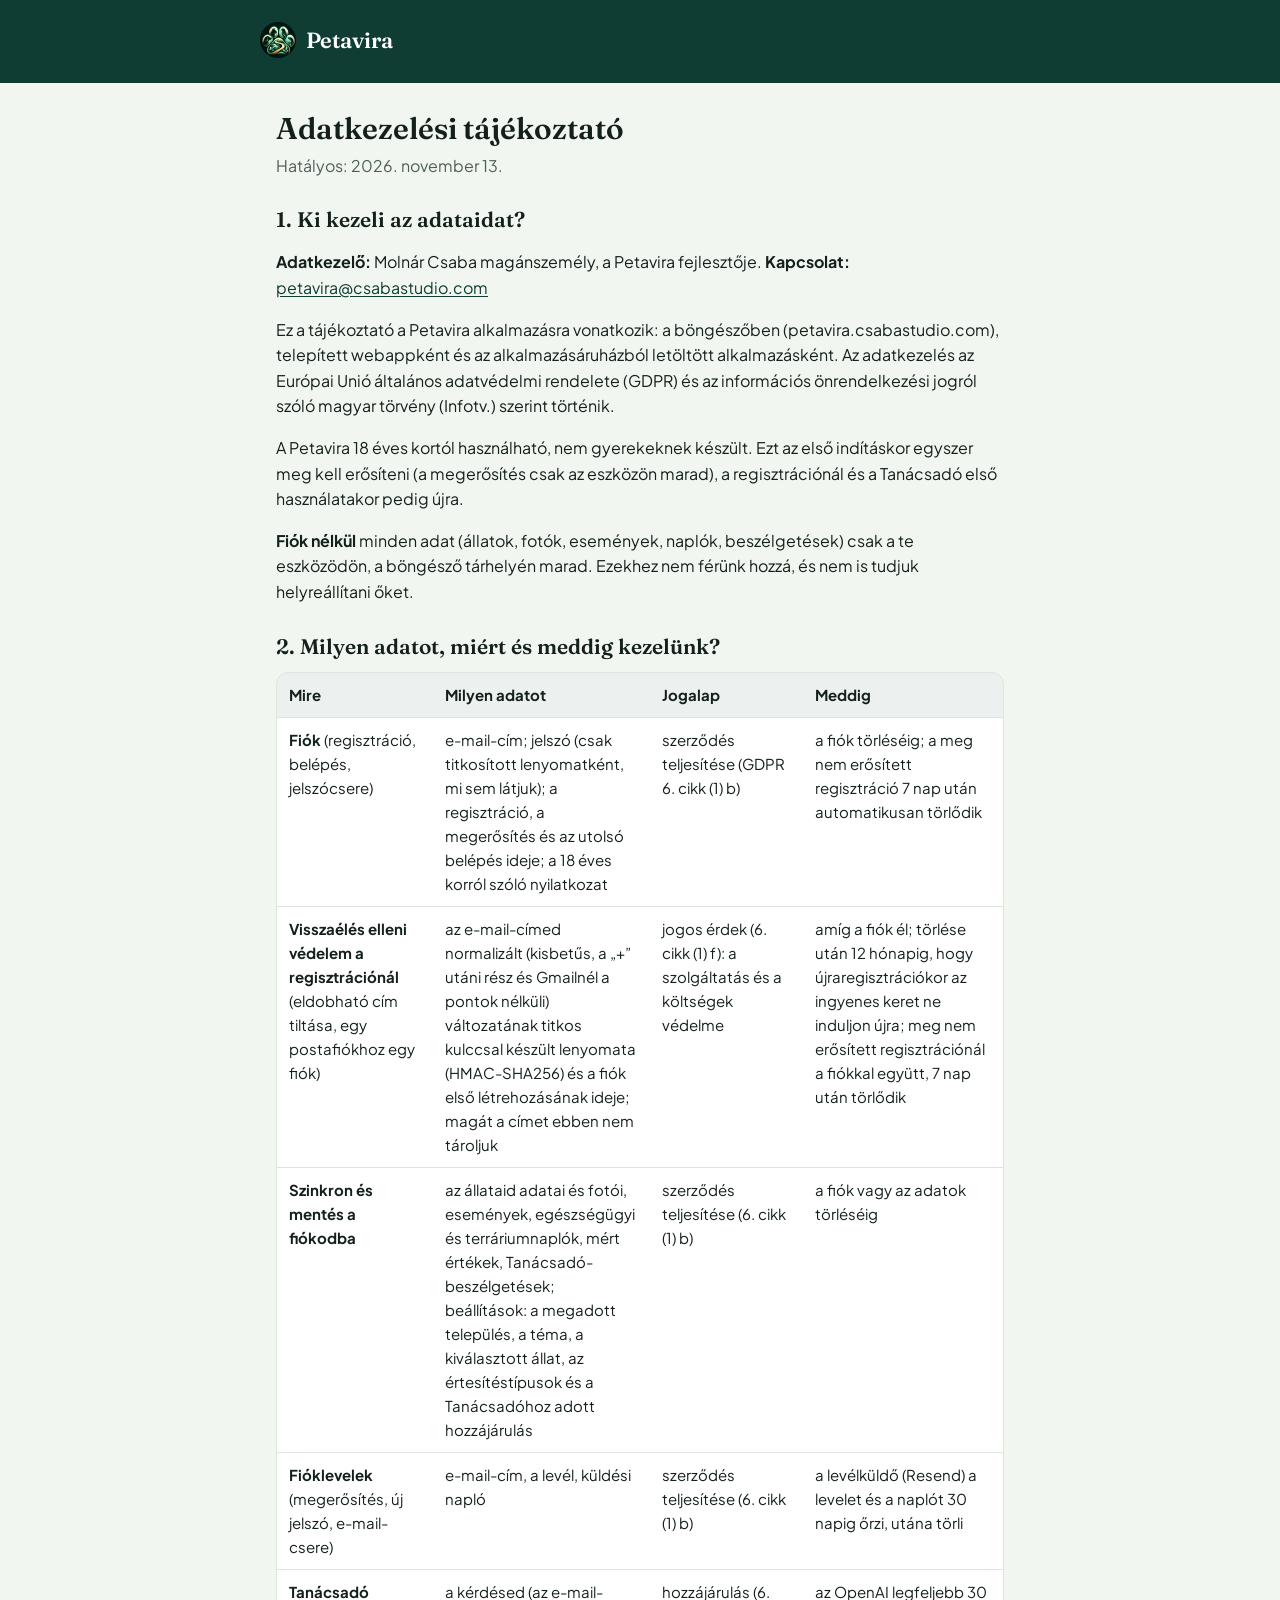
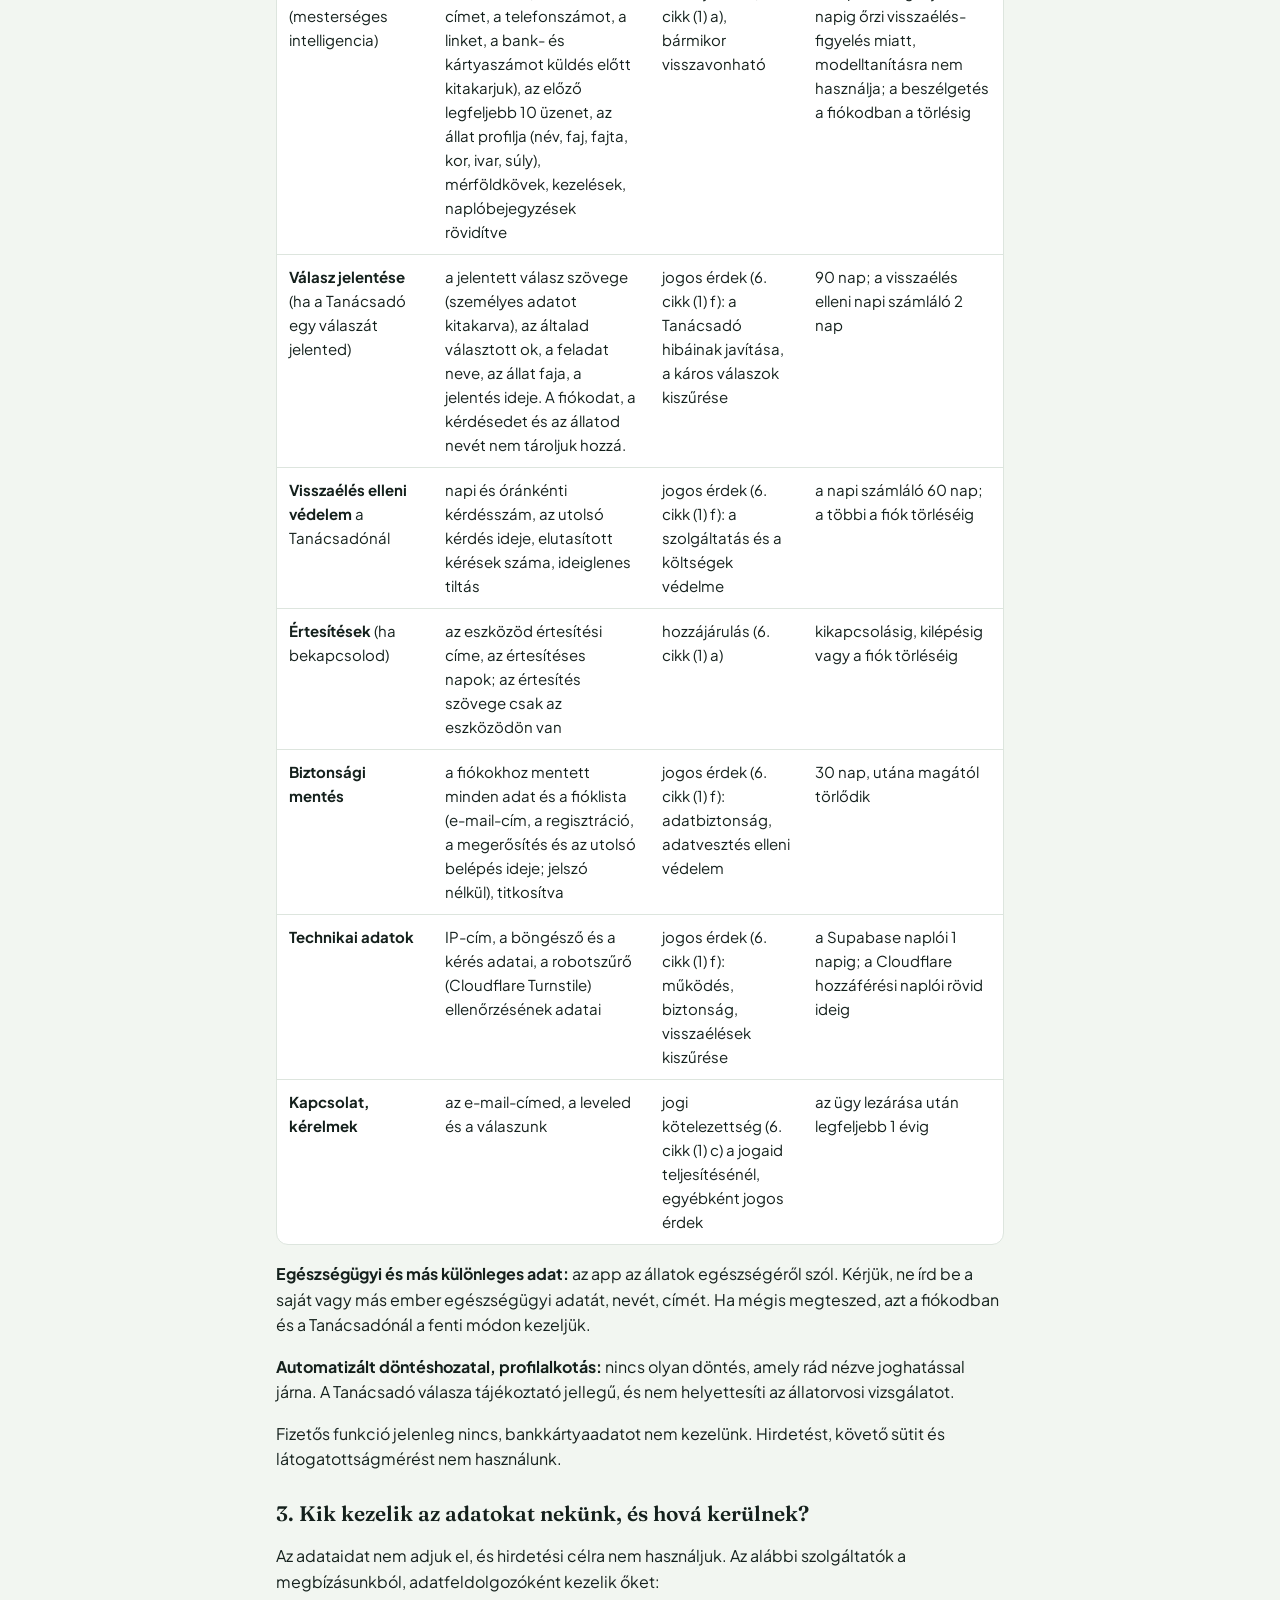
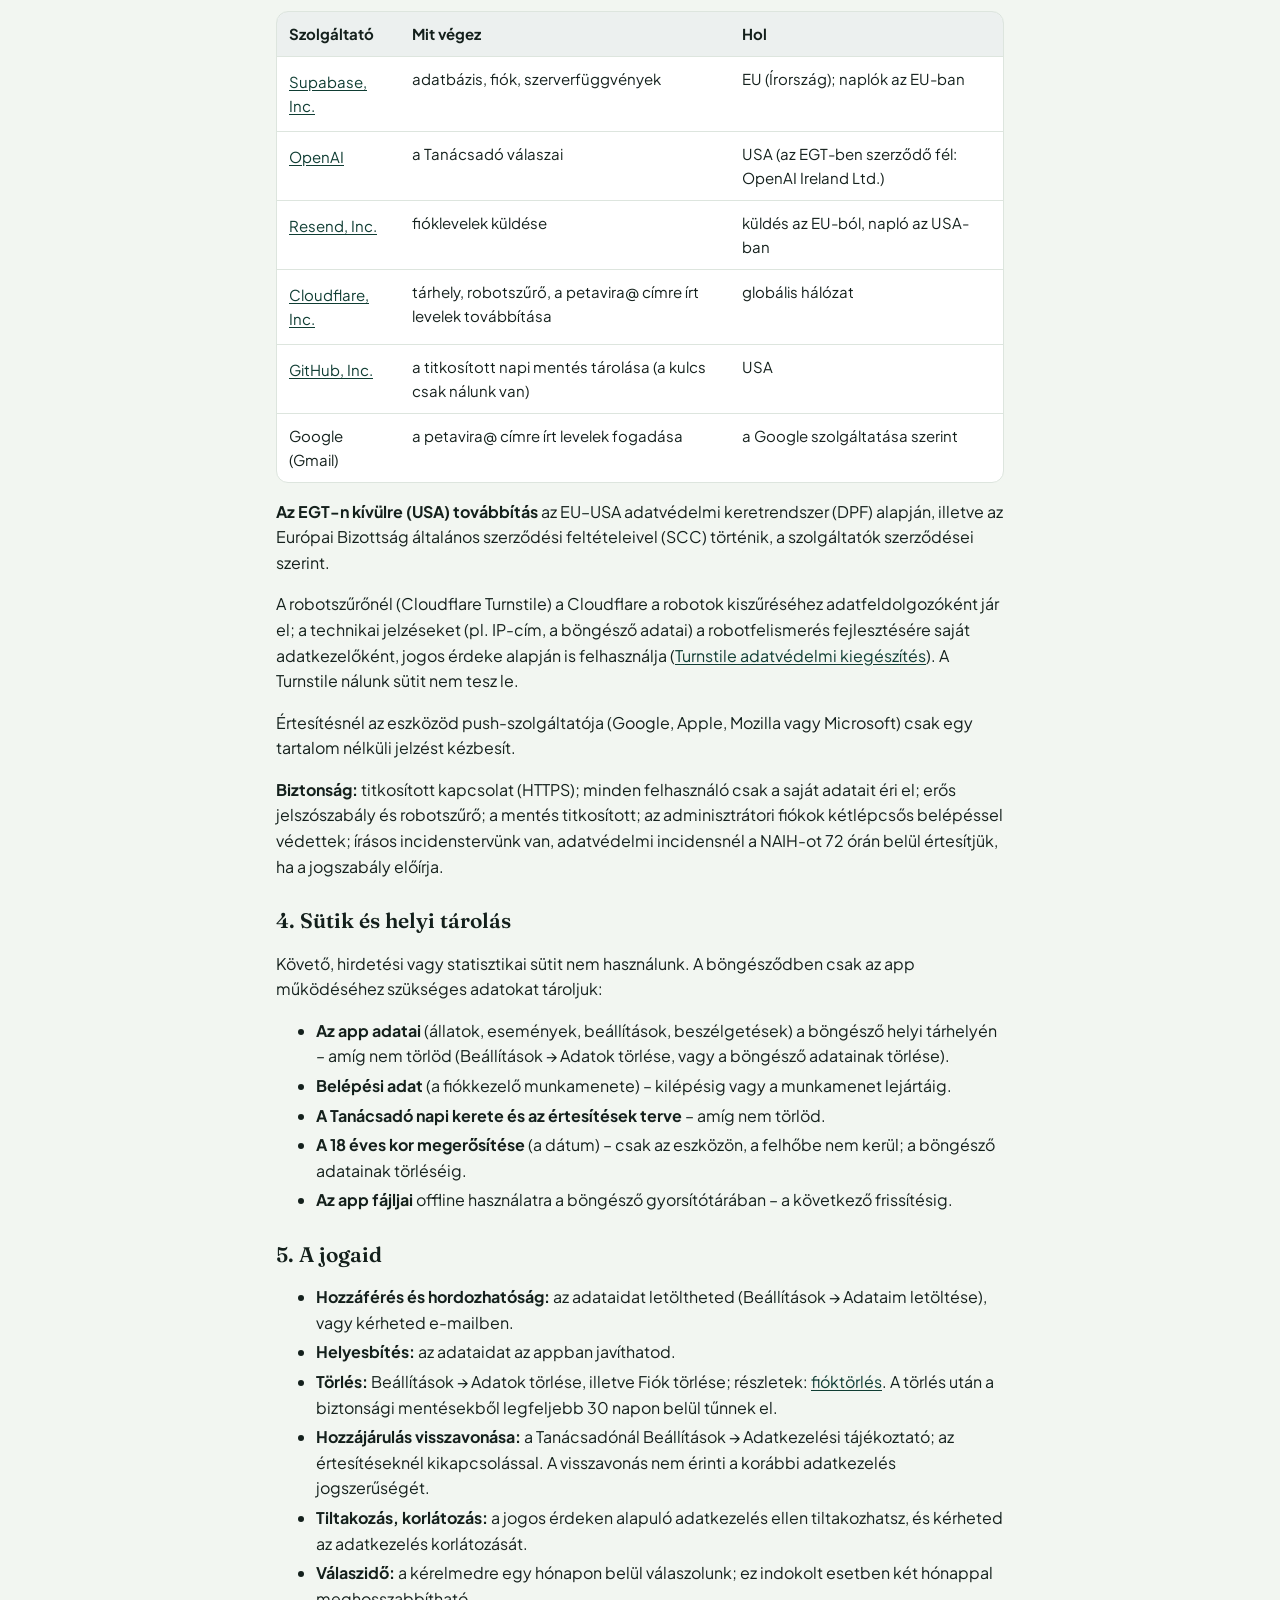
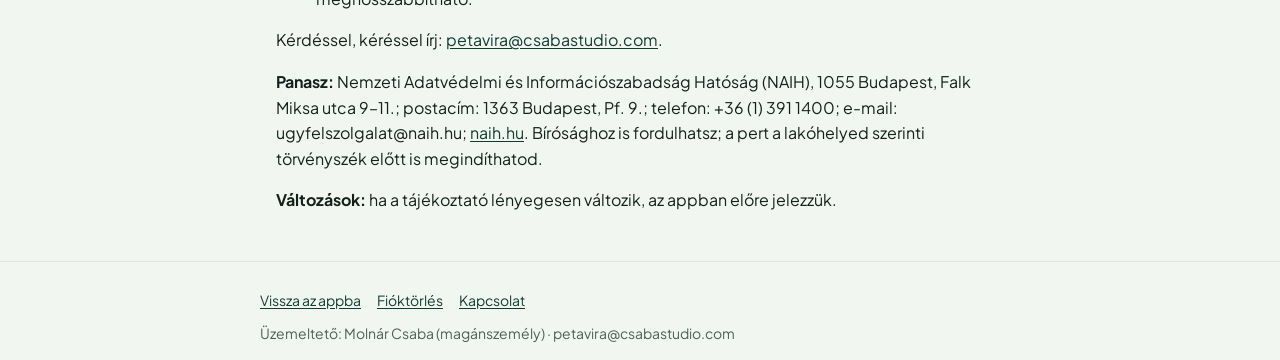
<file: adatvedelem.html>
<!doctype html>
<html lang="hu">
<head>
<meta charset="utf-8">
<meta name="viewport" content="width=device-width,initial-scale=1">
<title>Adatkezelési tájékoztató – Petavira</title>
<meta name="description" content="A Petavira kisállat-app adatkezelési tájékoztatója: milyen adatot, miért, meddig és kinek a segítségével kezelünk, és milyen jogaid vannak.">
<meta name="robots" content="index,follow">
<link rel="icon" href="icons/icon-192.png">
<link rel="stylesheet" href="jogi.css">
</head>
<body>
<!-- Önálló, nyilvános adatkezelési tájékoztató (Google Play: nyilvános URL kell). Forrás: a Claude Docs „Adatkezelési tájékoztató” lapja
     (okt. 17.), a tényleges működéshez igazítva. Az app Beállításokban lévő rövid változatának (privHtml) ugyanezeket a megőrzési
     időket és szolgáltatókat kell tartalmaznia: ha itt változik valami, ott is (a teszt összeveti a kettőt). JavaScript nincs. -->
<a class="skip" href="#tartalom">Ugrás a tartalomra</a>
<header><div class="in"><a href="./"><img src="img/paw-144.webp" alt="" width="36" height="36"><span class="nm">Petavira</span></a></div></header>
<main id="tartalom">
<h1>Adatkezelési tájékoztató</h1>
<p class="sub">Hatályos: 2026. november 13.</p>

<h2>1. Ki kezeli az adataidat?</h2>
<p><b>Adatkezelő:</b> Molnár Csaba magánszemély, a Petavira fejlesztője. <b>Kapcsolat:</b> <a href="mailto:petavira@csabastudio.com">petavira@csabastudio.com</a></p>
<p>Ez a tájékoztató a Petavira alkalmazásra vonatkozik: a böngészőben (petavira.csabastudio.com), telepített webappként és az alkalmazásáruházból letöltött alkalmazásként. Az adatkezelés az Európai Unió általános adatvédelmi rendelete (GDPR) és az információs önrendelkezési jogról szóló magyar törvény (Infotv.) szerint történik.</p>
<p>A Petavira 18 éves kortól használható, nem gyerekeknek készült. Ezt az első indításkor egyszer meg kell erősíteni (a megerősítés csak az eszközön marad), a regisztrációnál és a Tanácsadó első használatakor pedig újra.</p>
<p><b>Fiók nélkül</b> minden adat (állatok, fotók, események, naplók, beszélgetések) csak a te eszközödön, a böngésző tárhelyén marad. Ezekhez nem férünk hozzá, és nem is tudjuk helyreállítani őket.</p>

<h2>2. Milyen adatot, miért és meddig kezelünk?</h2>
<div class="tw" role="region" aria-label="Adatkezelések táblázata" tabindex="0"><table>
<thead><tr><th scope="col">Mire</th><th scope="col">Milyen adatot</th><th scope="col">Jogalap</th><th scope="col">Meddig</th></tr></thead>
<tbody>
<tr><td><b>Fiók</b> (regisztráció, belépés, jelszócsere)</td><td>e-mail-cím; jelszó (csak titkosított lenyomatként, mi sem látjuk); a regisztráció, a megerősítés és az utolsó belépés ideje; a 18 éves korról szóló nyilatkozat</td><td>szerződés teljesítése (GDPR 6. cikk (1) b)</td><td>a fiók törléséig; a meg nem erősített regisztráció 7 nap után automatikusan törlődik</td></tr>
<tr><td><b>Visszaélés elleni védelem a regisztrációnál</b> (eldobható cím tiltása, egy postafiókhoz egy fiók)</td><td>az e-mail-címed normalizált (kisbetűs, a „+” utáni rész és Gmailnél a pontok nélküli) változatának titkos kulccsal készült lenyomata (HMAC-SHA256) és a fiók első létrehozásának ideje; magát a címet ebben nem tároljuk</td><td>jogos érdek (6. cikk (1) f): a szolgáltatás és a költségek védelme</td><td>amíg a fiók él; törlése után 12 hónapig, hogy újraregisztrációkor az ingyenes keret ne induljon újra; meg nem erősített regisztrációnál a fiókkal együtt, 7 nap után törlődik</td></tr>
<tr><td><b>Szinkron és mentés a fiókodba</b></td><td>az állataid adatai és fotói, események, egészségügyi és terráriumnaplók, mért értékek, Tanácsadó-beszélgetések; beállítások: a megadott település, a téma, a kiválasztott állat, az értesítéstípusok és a Tanácsadóhoz adott hozzájárulás</td><td>szerződés teljesítése (6. cikk (1) b)</td><td>a fiók vagy az adatok törléséig</td></tr>
<tr><td><b>Fióklevelek</b> (megerősítés, új jelszó, e-mail-csere)</td><td>e-mail-cím, a levél, küldési napló</td><td>szerződés teljesítése (6. cikk (1) b)</td><td>a levélküldő (Resend) a levelet és a naplót 30 napig őrzi, utána törli</td></tr>
<tr><td><b>Tanácsadó</b> (mesterséges intelligencia)</td><td>a kérdésed (az e-mail-címet, a telefonszámot, a linket, a bank- és kártyaszámot küldés előtt kitakarjuk), az előző legfeljebb 10 üzenet, az állat profilja (név, faj, fajta, kor, ivar, súly), mérföldkövek, kezelések, naplóbejegyzések rövidítve</td><td>hozzájárulás (6. cikk (1) a), bármikor visszavonható</td><td>az OpenAI legfeljebb 30 napig őrzi visszaélés-figyelés miatt, modelltanításra nem használja; a beszélgetés a fiókodban a törlésig</td></tr>
<tr><td><b>Válasz jelentése</b> (ha a Tanácsadó egy válaszát jelented)</td><td>a jelentett válasz szövege (személyes adatot kitakarva), az általad választott ok, a feladat neve, az állat faja, a jelentés ideje. A fiókodat, a kérdésedet és az állatod nevét nem tároljuk hozzá.</td><td>jogos érdek (6. cikk (1) f): a Tanácsadó hibáinak javítása, a káros válaszok kiszűrése</td><td>90 nap; a visszaélés elleni napi számláló 2 nap</td></tr>
<tr><td><b>Visszaélés elleni védelem</b> a Tanácsadónál</td><td>napi és óránkénti kérdésszám, az utolsó kérdés ideje, elutasított kérések száma, ideiglenes tiltás</td><td>jogos érdek (6. cikk (1) f): a szolgáltatás és a költségek védelme</td><td>a napi számláló 60 nap; a többi a fiók törléséig</td></tr>
<tr><td><b>Értesítések</b> (ha bekapcsolod)</td><td>az eszközöd értesítési címe, az értesítéses napok; az értesítés szövege csak az eszközödön van</td><td>hozzájárulás (6. cikk (1) a)</td><td>kikapcsolásig, kilépésig vagy a fiók törléséig</td></tr>
<tr><td><b>Biztonsági mentés</b></td><td>a fiókokhoz mentett minden adat és a fióklista (e-mail-cím, a regisztráció, a megerősítés és az utolsó belépés ideje; jelszó nélkül), titkosítva</td><td>jogos érdek (6. cikk (1) f): adatbiztonság, adatvesztés elleni védelem</td><td>30 nap, utána magától törlődik</td></tr>
<tr><td><b>Technikai adatok</b></td><td>IP-cím, a böngésző és a kérés adatai, a robotszűrő (Cloudflare Turnstile) ellenőrzésének adatai</td><td>jogos érdek (6. cikk (1) f): működés, biztonság, visszaélések kiszűrése</td><td>a Supabase naplói 1 napig; a Cloudflare hozzáférési naplói rövid ideig</td></tr>
<tr><td><b>Kapcsolat, kérelmek</b></td><td>az e-mail-címed, a leveled és a válaszunk</td><td>jogi kötelezettség (6. cikk (1) c) a jogaid teljesítésénél, egyébként jogos érdek</td><td>az ügy lezárása után legfeljebb 1 évig</td></tr>
</tbody></table></div>
<p><b>Egészségügyi és más különleges adat:</b> az app az állatok egészségéről szól. Kérjük, ne írd be a saját vagy más ember egészségügyi adatát, nevét, címét. Ha mégis megteszed, azt a fiókodban és a Tanácsadónál a fenti módon kezeljük.</p>
<p><b>Automatizált döntéshozatal, profilalkotás:</b> nincs olyan döntés, amely rád nézve joghatással járna. A Tanácsadó válasza tájékoztató jellegű, és nem helyettesíti az állatorvosi vizsgálatot.</p>
<p>Fizetős funkció jelenleg nincs, bankkártyaadatot nem kezelünk. Hirdetést, követő sütit és látogatottságmérést nem használunk.</p>

<h2>3. Kik kezelik az adatokat nekünk, és hová kerülnek?</h2>
<p>Az adataidat nem adjuk el, és hirdetési célra nem használjuk. Az alábbi szolgáltatók a megbízásunkból, adatfeldolgozóként kezelik őket:</p>
<div class="tw" role="region" aria-label="Adatfeldolgozók táblázata" tabindex="0"><table>
<thead><tr><th scope="col">Szolgáltató</th><th scope="col">Mit végez</th><th scope="col">Hol</th></tr></thead>
<tbody>
<tr><td><a href="https://supabase.com/privacy" rel="noopener noreferrer">Supabase, Inc.</a></td><td>adatbázis, fiók, szerverfüggvények</td><td>EU (Írország); naplók az EU-ban</td></tr>
<tr><td><a href="https://developers.openai.com/api/docs/guides/your-data" rel="noopener noreferrer">OpenAI</a></td><td>a Tanácsadó válaszai</td><td>USA (az EGT-ben szerződő fél: OpenAI Ireland Ltd.)</td></tr>
<tr><td><a href="https://resend.com/legal/privacy-policy" rel="noopener noreferrer">Resend, Inc.</a></td><td>fióklevelek küldése</td><td>küldés az EU-ból, napló az USA-ban</td></tr>
<tr><td><a href="https://www.cloudflare.com/privacypolicy/" rel="noopener noreferrer">Cloudflare, Inc.</a></td><td>tárhely, robotszűrő, a petavira@ címre írt levelek továbbítása</td><td>globális hálózat</td></tr>
<tr><td><a href="https://docs.github.com/en/site-policy/privacy-policies/github-general-privacy-statement" rel="noopener noreferrer">GitHub, Inc.</a></td><td>a titkosított napi mentés tárolása (a kulcs csak nálunk van)</td><td>USA</td></tr>
<tr><td>Google (Gmail)</td><td>a petavira@ címre írt levelek fogadása</td><td>a Google szolgáltatása szerint</td></tr>
</tbody></table></div>
<p><b>Az EGT-n kívülre (USA) továbbítás</b> az EU–USA adatvédelmi keretrendszer (DPF) alapján, illetve az Európai Bizottság általános szerződési feltételeivel (SCC) történik, a szolgáltatók szerződései szerint.</p>
<p>A robotszűrőnél (Cloudflare Turnstile) a Cloudflare a robotok kiszűréséhez adatfeldolgozóként jár el; a technikai jelzéseket (pl. IP-cím, a böngésző adatai) a robotfelismerés fejlesztésére saját adatkezelőként, jogos érdeke alapján is felhasználja (<a href="https://www.cloudflare.com/it-it/turnstile-privacy-policy" rel="noopener noreferrer">Turnstile adatvédelmi kiegészítés</a>). A Turnstile nálunk sütit nem tesz le.</p>
<p>Értesítésnél az eszközöd push-szolgáltatója (Google, Apple, Mozilla vagy Microsoft) csak egy tartalom nélküli jelzést kézbesít.</p>
<p><b>Biztonság:</b> titkosított kapcsolat (HTTPS); minden felhasználó csak a saját adatait éri el; erős jelszószabály és robotszűrő; a mentés titkosított; az adminisztrátori fiókok kétlépcsős belépéssel védettek; írásos incidenstervünk van, adatvédelmi incidensnél a NAIH-ot 72 órán belül értesítjük, ha a jogszabály előírja.</p>

<h2>4. Sütik és helyi tárolás</h2>
<p>Követő, hirdetési vagy statisztikai sütit nem használunk. A böngésződben csak az app működéséhez szükséges adatokat tároljuk:</p>
<ul>
<li><b>Az app adatai</b> (állatok, események, beállítások, beszélgetések) a böngésző helyi tárhelyén – amíg nem törlöd (Beállítások → Adatok törlése, vagy a böngésző adatainak törlése).</li>
<li><b>Belépési adat</b> (a fiókkezelő munkamenete) – kilépésig vagy a munkamenet lejártáig.</li>
<li><b>A Tanácsadó napi kerete és az értesítések terve</b> – amíg nem törlöd.</li>
<li><b>A 18 éves kor megerősítése</b> (a dátum) – csak az eszközön, a felhőbe nem kerül; a böngésző adatainak törléséig.</li>
<li><b>Az app fájljai</b> offline használatra a böngésző gyorsítótárában – a következő frissítésig.</li>
</ul>

<h2>5. A jogaid</h2>
<ul>
<li><b>Hozzáférés és hordozhatóság:</b> az adataidat letöltheted (Beállítások → Adataim letöltése), vagy kérheted e-mailben.</li>
<li><b>Helyesbítés:</b> az adataidat az appban javíthatod.</li>
<li><b>Törlés:</b> Beállítások → Adatok törlése, illetve Fiók törlése; részletek: <a href="fioktorles.html">fióktörlés</a>. A törlés után a biztonsági mentésekből legfeljebb 30 napon belül tűnnek el.</li>
<li><b>Hozzájárulás visszavonása:</b> a Tanácsadónál Beállítások → Adatkezelési tájékoztató; az értesítéseknél kikapcsolással. A visszavonás nem érinti a korábbi adatkezelés jogszerűségét.</li>
<li><b>Tiltakozás, korlátozás:</b> a jogos érdeken alapuló adatkezelés ellen tiltakozhatsz, és kérheted az adatkezelés korlátozását.</li>
<li><b>Válaszidő:</b> a kérelmedre egy hónapon belül válaszolunk; ez indokolt esetben két hónappal meghosszabbítható.</li>
</ul>
<p>Kérdéssel, kéréssel írj: <a href="mailto:petavira@csabastudio.com">petavira@csabastudio.com</a>.</p>
<p><b>Panasz:</b> Nemzeti Adatvédelmi és Információszabadság Hatóság (NAIH), 1055 Budapest, Falk Miksa utca 9–11.; postacím: 1363 Budapest, Pf. 9.; telefon: +36 (1) 391 1400; e-mail: ugyfelszolgalat@naih.hu; <a href="https://www.naih.hu/ugyfelszolgalat-kapcsolat" rel="noopener noreferrer">naih.hu</a>. Bírósághoz is fordulhatsz; a pert a lakóhelyed szerinti törvényszék előtt is megindíthatod.</p>
<p><b>Változások:</b> ha a tájékoztató lényegesen változik, az appban előre jelezzük.</p>
</main>
<footer><div class="in"><a href="./">Vissza az appba</a><a href="fioktorles.html">Fióktörlés</a><a href="mailto:petavira@csabastudio.com">Kapcsolat</a><br>Üzemeltető: Molnár Csaba (magánszemély) · petavira@csabastudio.com</div></footer>
</body>
</html>
</file>
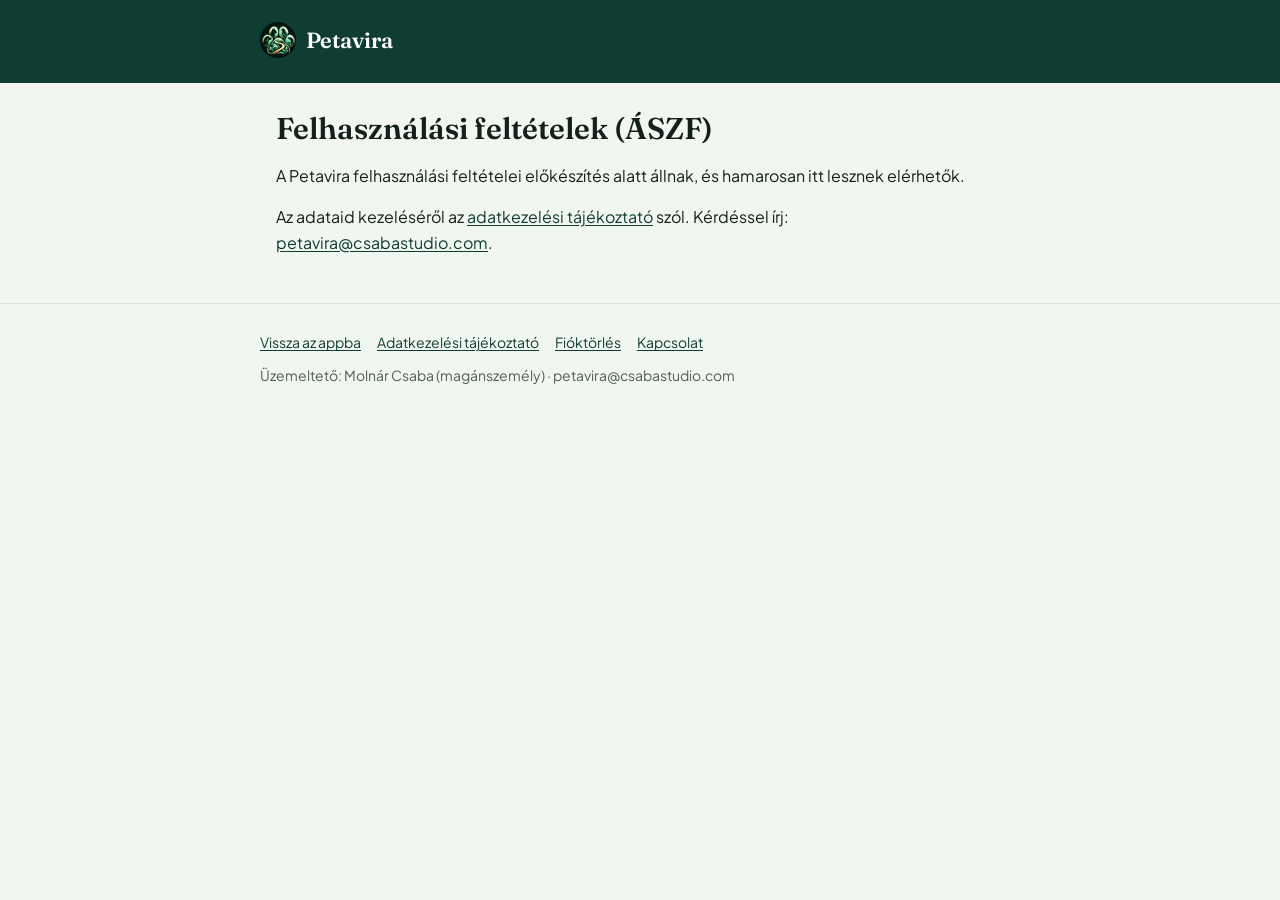
<file: aszf.html>
<!doctype html>
<html lang="hu">
<head>
<meta charset="utf-8">
<meta name="viewport" content="width=device-width,initial-scale=1">
<title>Felhasználási feltételek – Petavira</title>
<meta name="description" content="A Petavira kisállat-app felhasználási feltételei (ÁSZF).">
<meta name="robots" content="noindex,follow">
<link rel="icon" href="icons/icon-192.png">
<link rel="stylesheet" href="jogi.css">
</head>
<body>
<!-- Nyilvános ÁSZF-oldal (nov. 4.). A végleges, jogász által jóváhagyott szöveg ide kerül, és vele együtt kapcsoljuk be
     az app.js ASZF_ON kapcsolóját (regisztrációs jelölőnégyzet, egyszeri elfogadás, Beállítások-link). Addig a tervezet
     nem kerül nyilvánosságra; az oldal nincs belinkelve és nem indexelhető. JavaScript nincs. -->
<a class="skip" href="#tartalom">Ugrás a tartalomra</a>
<header><div class="in"><a href="./"><img src="img/paw-144.webp" alt="" width="36" height="36"><span class="nm">Petavira</span></a></div></header>
<main id="tartalom">
<h1>Felhasználási feltételek (ÁSZF)</h1>
<p>A Petavira felhasználási feltételei előkészítés alatt állnak, és hamarosan itt lesznek elérhetők.</p>
<p>Az adataid kezeléséről az <a href="adatvedelem.html">adatkezelési tájékoztató</a> szól. Kérdéssel írj: <a href="mailto:petavira@csabastudio.com">petavira@csabastudio.com</a>.</p>
</main>
<footer><div class="in"><a href="./">Vissza az appba</a><a href="adatvedelem.html">Adatkezelési tájékoztató</a><a href="fioktorles.html">Fióktörlés</a><a href="mailto:petavira@csabastudio.com">Kapcsolat</a><br>Üzemeltető: Molnár Csaba (magánszemély) · petavira@csabastudio.com</div></footer>
</body>
</html>
</file>
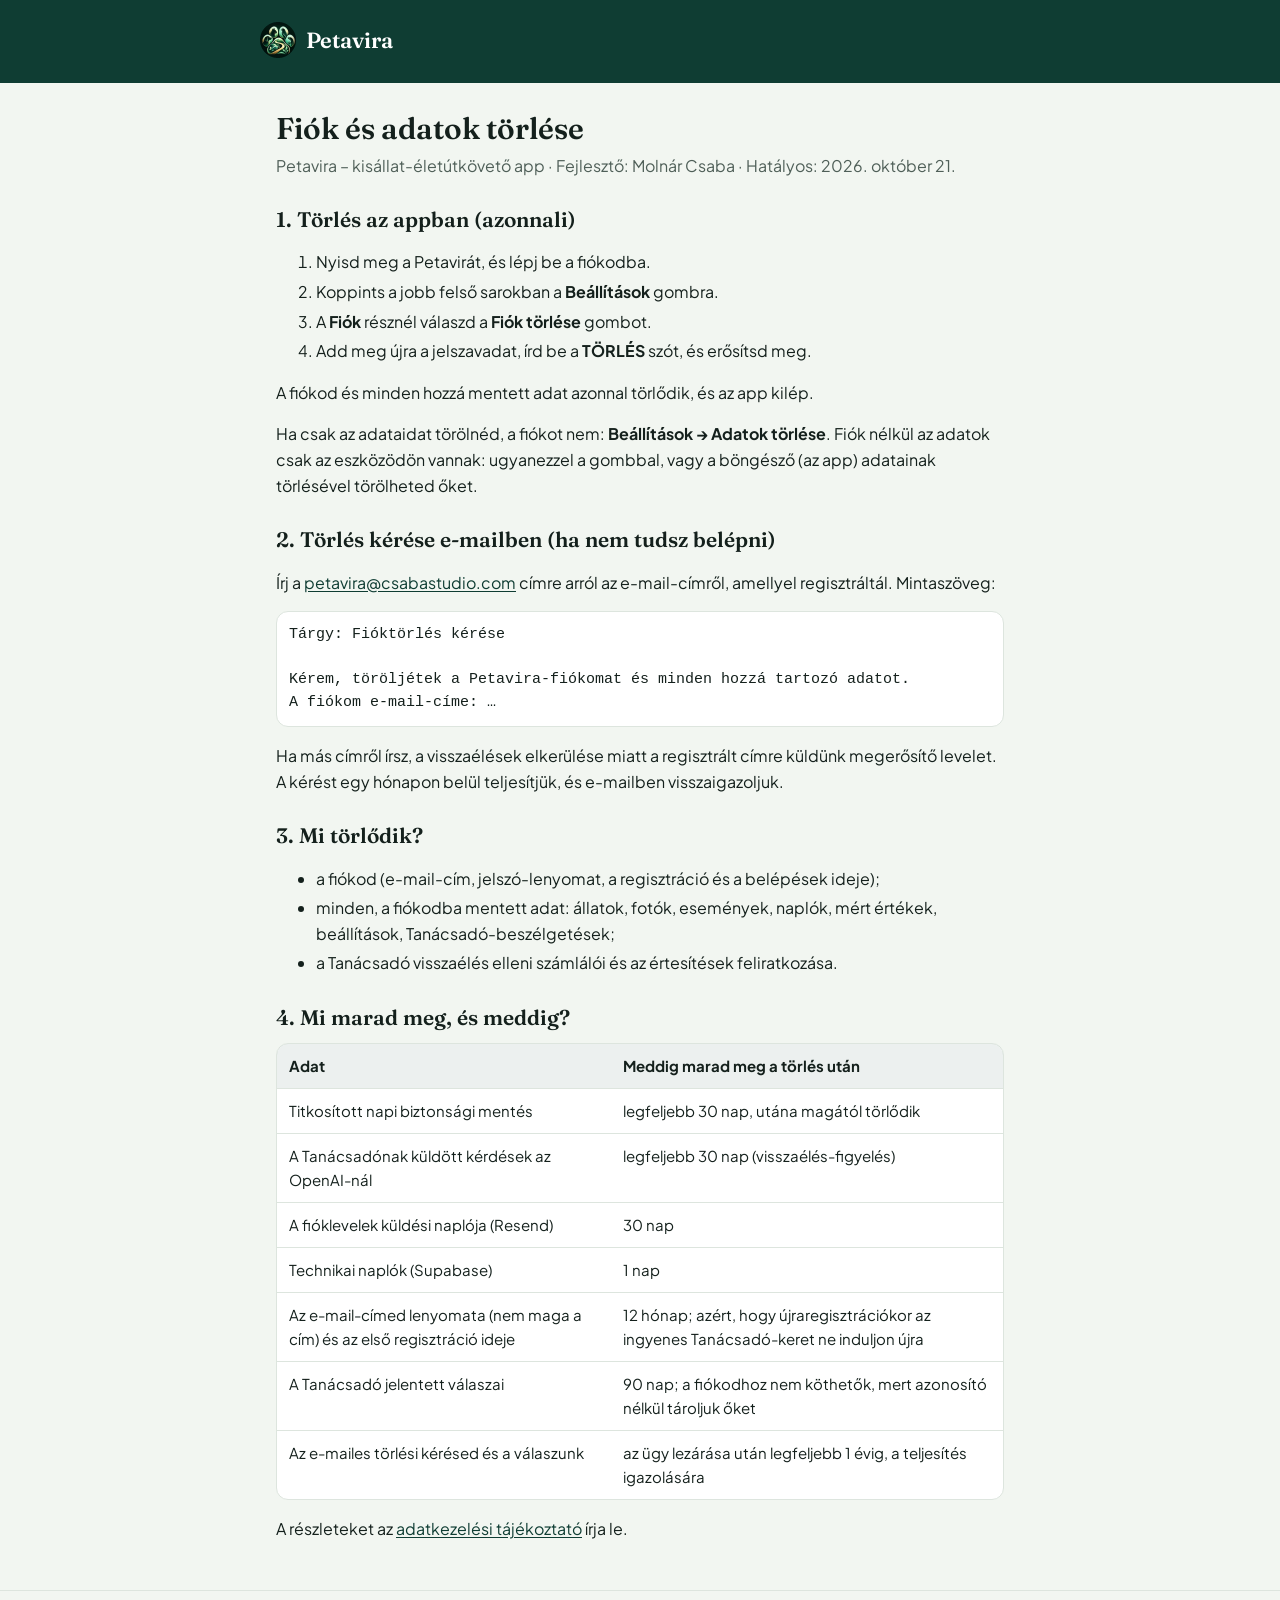
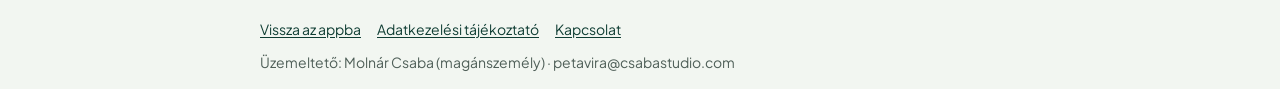
<file: fioktorles.html>
<!doctype html>
<html lang="hu">
<head>
<meta charset="utf-8">
<meta name="viewport" content="width=device-width,initial-scale=1">
<title>Fiók és adatok törlése – Petavira</title>
<meta name="description" content="Hogyan törölheted a Petavira-fiókodat és az adataidat az appban vagy e-mailben, mi törlődik, és mi marad meg meddig.">
<meta name="robots" content="index,follow">
<link rel="icon" href="icons/icon-192.png">
<link rel="stylesheet" href="jogi.css">
</head>
<body>
<!-- Nyilvános fióktörlési oldal (Google Play: az áruházi adatlapon megadandó URL, ahol a felhasználó az app nélkül is kérheti a törlést).
     Az app neve és a fejlesztő neve szerepeljen rajta; a lépések és a megőrzési idők egyezzenek az app tájékoztatójával. JavaScript nincs. -->
<a class="skip" href="#tartalom">Ugrás a tartalomra</a>
<header><div class="in"><a href="./"><img src="img/paw-144.webp" alt="" width="36" height="36"><span class="nm">Petavira</span></a></div></header>
<main id="tartalom">
<h1>Fiók és adatok törlése</h1>
<p class="sub">Petavira – kisállat-életútkövető app · Fejlesztő: Molnár Csaba · Hatályos: 2026. október 21.</p>

<h2>1. Törlés az appban (azonnali)</h2>
<ol>
<li>Nyisd meg a Petavirát, és lépj be a fiókodba.</li>
<li>Koppints a jobb felső sarokban a <b>Beállítások</b> gombra.</li>
<li>A <b>Fiók</b> résznél válaszd a <b>Fiók törlése</b> gombot.</li>
<li>Add meg újra a jelszavadat, írd be a <b>TÖRLÉS</b> szót, és erősítsd meg.</li>
</ol>
<p>A fiókod és minden hozzá mentett adat azonnal törlődik, és az app kilép.</p>
<p>Ha csak az adataidat törölnéd, a fiókot nem: <b>Beállítások → Adatok törlése</b>. Fiók nélkül az adatok csak az eszközödön vannak: ugyanezzel a gombbal, vagy a böngésző (az app) adatainak törlésével törölheted őket.</p>

<h2>2. Törlés kérése e-mailben (ha nem tudsz belépni)</h2>
<p>Írj a <a href="mailto:petavira@csabastudio.com?subject=Fi%C3%B3kt%C3%B6rl%C3%A9s%20k%C3%A9r%C3%A9se">petavira@csabastudio.com</a> címre arról az e-mail-címről, amellyel regisztráltál. Mintaszöveg:</p>
<pre>Tárgy: Fióktörlés kérése

Kérem, töröljétek a Petavira-fiókomat és minden hozzá tartozó adatot.
A fiókom e-mail-címe: …</pre>
<p>Ha más címről írsz, a visszaélések elkerülése miatt a regisztrált címre küldünk megerősítő levelet. A kérést egy hónapon belül teljesítjük, és e-mailben visszaigazoljuk.</p>

<h2>3. Mi törlődik?</h2>
<ul>
<li>a fiókod (e-mail-cím, jelszó-lenyomat, a regisztráció és a belépések ideje);</li>
<li>minden, a fiókodba mentett adat: állatok, fotók, események, naplók, mért értékek, beállítások, Tanácsadó-beszélgetések;</li>
<li>a Tanácsadó visszaélés elleni számlálói és az értesítések feliratkozása.</li>
</ul>

<h2>4. Mi marad meg, és meddig?</h2>
<div class="tw" role="region" aria-label="Megőrzési idők táblázata" tabindex="0"><table>
<thead><tr><th scope="col">Adat</th><th scope="col">Meddig marad meg a törlés után</th></tr></thead>
<tbody>
<tr><td>Titkosított napi biztonsági mentés</td><td>legfeljebb 30 nap, utána magától törlődik</td></tr>
<tr><td>A Tanácsadónak küldött kérdések az OpenAI-nál</td><td>legfeljebb 30 nap (visszaélés-figyelés)</td></tr>
<tr><td>A fióklevelek küldési naplója (Resend)</td><td>30 nap</td></tr>
<tr><td>Technikai naplók (Supabase)</td><td>1 nap</td></tr>
<tr><td>Az e-mail-címed lenyomata (nem maga a cím) és az első regisztráció ideje</td><td>12 hónap; azért, hogy újraregisztrációkor az ingyenes Tanácsadó-keret ne induljon újra</td></tr>
<tr><td>A Tanácsadó jelentett válaszai</td><td>90 nap; a fiókodhoz nem köthetők, mert azonosító nélkül tároljuk őket</td></tr>
<tr><td>Az e-mailes törlési kérésed és a válaszunk</td><td>az ügy lezárása után legfeljebb 1 évig, a teljesítés igazolására</td></tr>
</tbody></table></div>
<p>A részleteket az <a href="adatvedelem.html">adatkezelési tájékoztató</a> írja le.</p>
</main>
<footer><div class="in"><a href="./">Vissza az appba</a><a href="adatvedelem.html">Adatkezelési tájékoztató</a><a href="mailto:petavira@csabastudio.com">Kapcsolat</a><br>Üzemeltető: Molnár Csaba (magánszemély) · petavira@csabastudio.com</div></footer>
</body>
</html>
</file>
<file: jogi.css>
/* Petavira – a nyilvános jogi oldalak (adatvedelem.html, fioktorles.html) közös stílusa; az app színei és betűi */
@font-face{font-family:Fraunces;src:url(fonts/fraunces-var.woff) format("woff");font-weight:500 700;font-display:swap}
@font-face{font-family:"Plus Jakarta Sans";src:url(fonts/plusjakartasans-var.woff) format("woff");font-weight:400 700;font-display:swap}
:root{--bg:#F2F6F1;--card:#FFFFFF;--ink:#14201C;--muted:#4F5F58;--line:#DDE5DE;--brand:#0F3D33;--link:#0F3D33;--ball:#F2B33D;color-scheme:light dark}
@media (prefers-color-scheme:dark){:root{--bg:#0E1714;--card:#17231F;--ink:#E8EFEA;--muted:#A9BAB2;--line:#2A3A34;--brand:#7FD1B5;--link:#7FD1B5}}
*{box-sizing:border-box}
html{-webkit-text-size-adjust:100%}
body{margin:0;background:var(--bg);color:var(--ink);font:16px/1.6 "Plus Jakarta Sans",system-ui,-apple-system,"Segoe UI",Roboto,sans-serif}
.skip{position:absolute;left:-9999px;top:8px;background:var(--card);color:var(--ink);padding:8px 12px;border-radius:8px;z-index:2}
.skip:focus{left:16px}
header{background:#0F3D33;color:#fff;padding:18px 16px}
header .in,main,footer .in{max-width:760px;margin:0 auto}
header a{color:#fff;text-decoration:none;display:inline-flex;align-items:center;gap:10px;min-height:44px}
header img{width:36px;height:36px}
header .nm{font:600 22px/1.2 Fraunces,Georgia,serif}
main{padding:20px 16px 32px}
h1{font:600 30px/1.2 Fraunces,Georgia,serif;margin:8px 0 6px}
h2{font:600 21px/1.3 Fraunces,Georgia,serif;margin:28px 0 8px}
h3{font-size:17px;margin:20px 0 6px}
p,li{max-width:68ch}
.sub{color:var(--muted);margin:0 0 16px}
a{color:var(--link);text-underline-offset:2px}
a:focus-visible,button:focus-visible{outline:3px solid var(--ball);outline-offset:2px;border-radius:4px}
.card{background:var(--card);border:1px solid var(--line);border-radius:16px;padding:14px 16px;margin:12px 0}
.tw{overflow-x:auto;margin:12px 0;border:1px solid var(--line);border-radius:12px;background:var(--card)}
table{border-collapse:collapse;width:100%;min-width:560px;font-size:15px}
th,td{text-align:left;vertical-align:top;padding:10px 12px;border-bottom:1px solid var(--line)}
th{background:rgba(15,61,51,.08)}
tr:last-child td{border-bottom:0}
ol li,ul li{margin:4px 0}
pre{white-space:pre-wrap;background:var(--card);border:1px solid var(--line);border-radius:12px;padding:12px;font:15px/1.5 ui-monospace,Consolas,monospace}
footer{border-top:1px solid var(--line);padding:16px;color:var(--muted);font-size:14px}
footer a{display:inline-block;min-height:44px;line-height:44px;margin-right:16px}
td a{display:inline-block;padding:3px 0}
</file>
